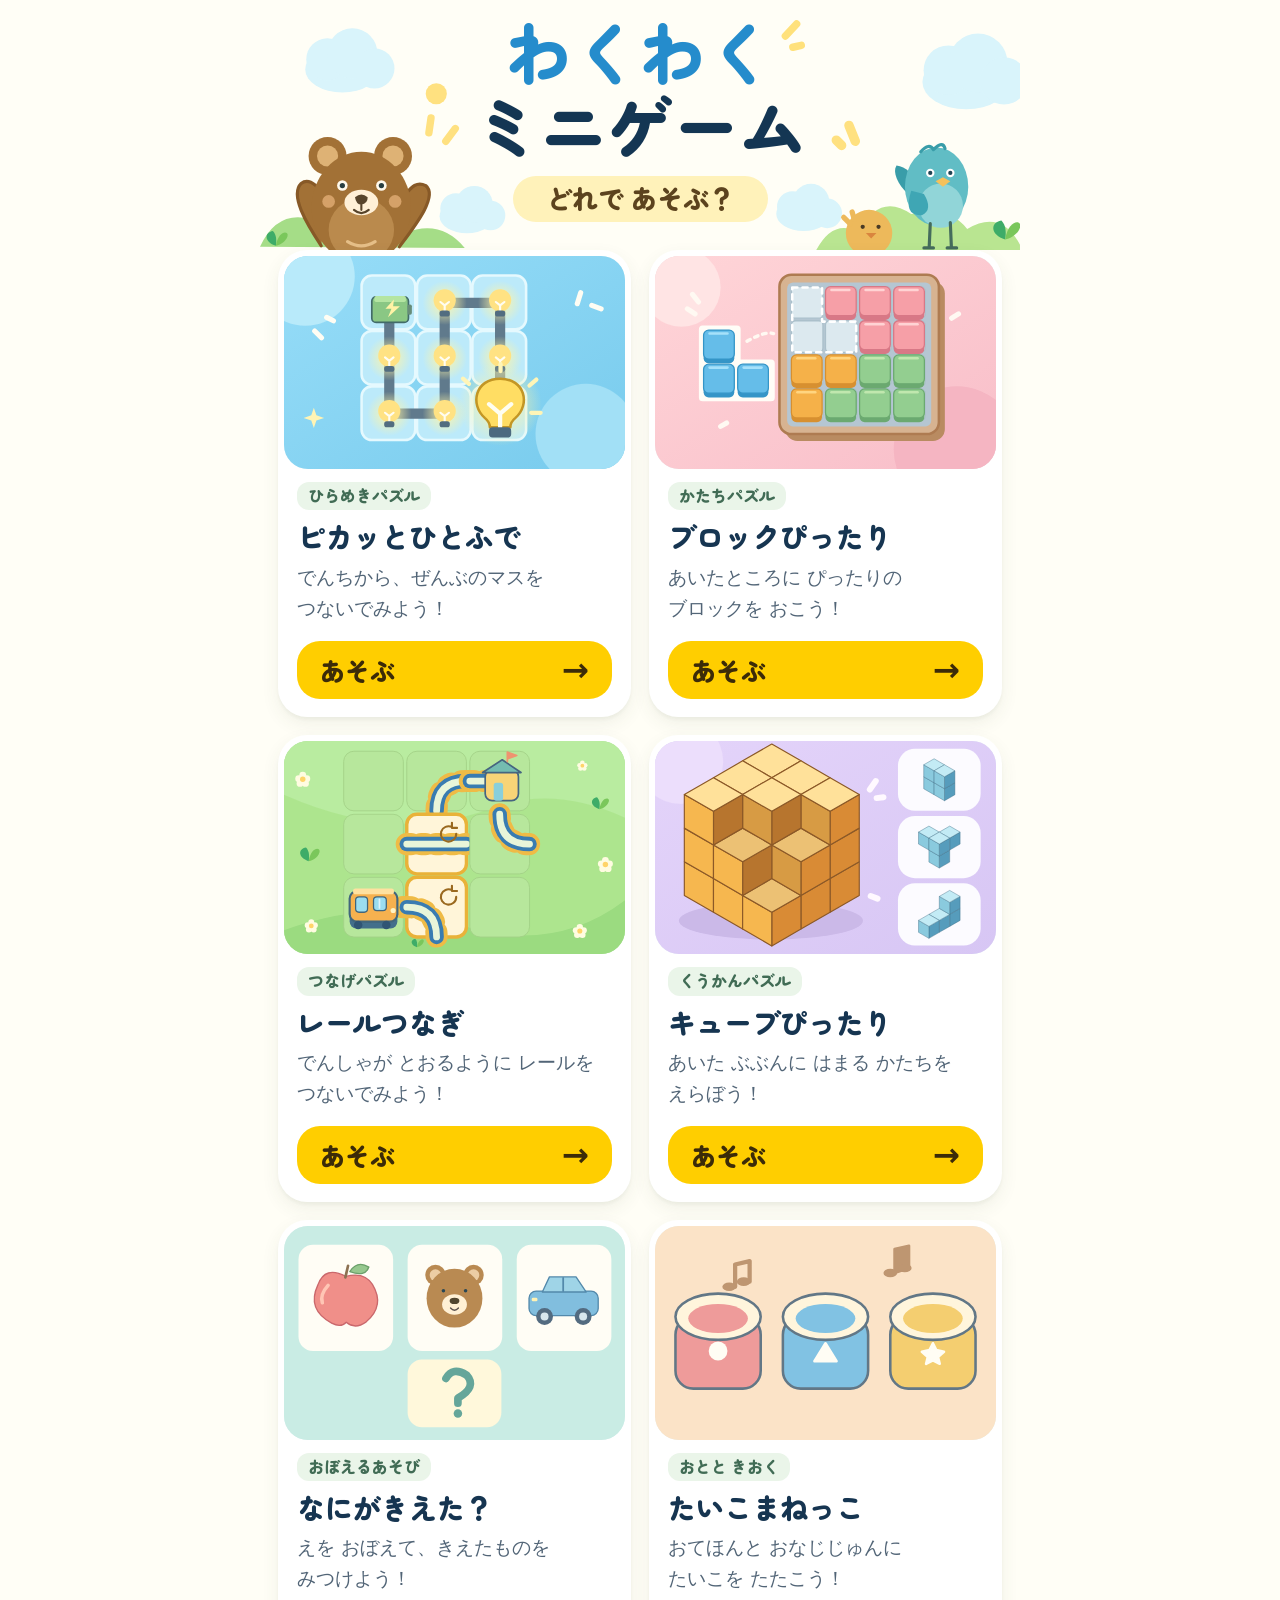
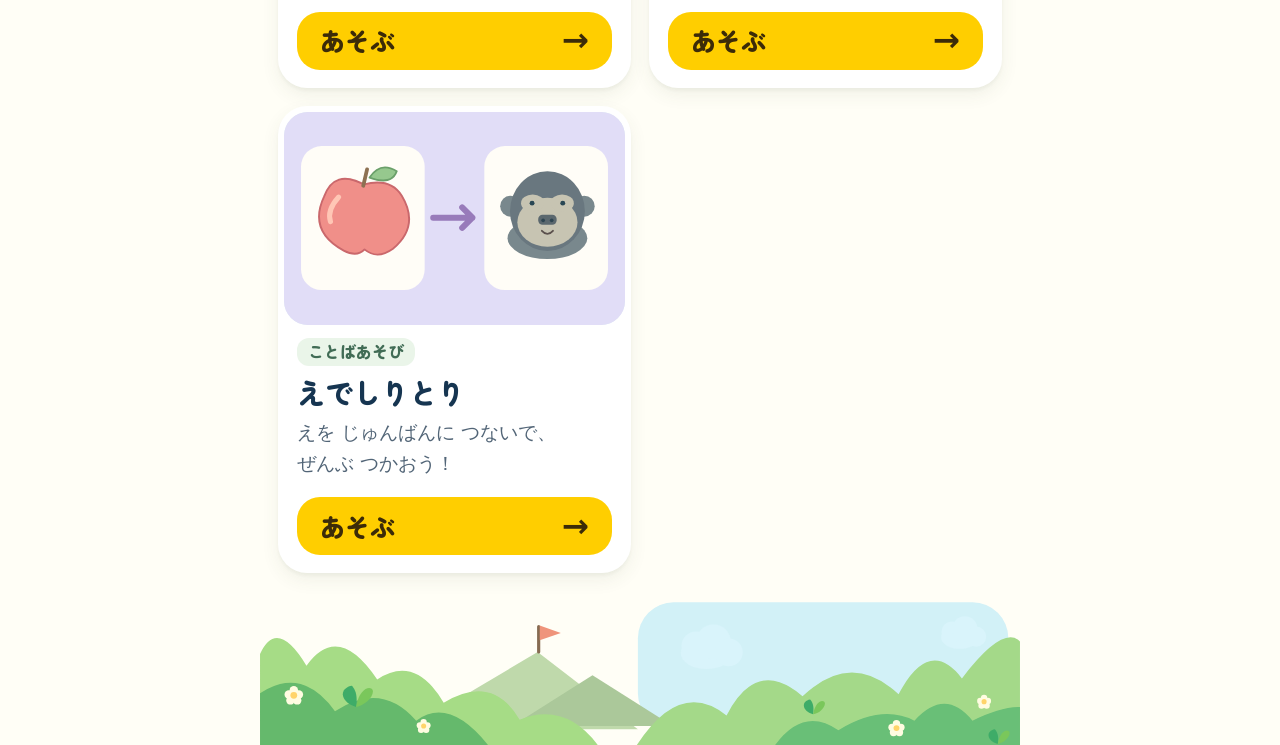
<file: index.html>
<!doctype html>
<html lang="ja">
<head>
  <meta charset="utf-8">
  <meta name="viewport" content="width=device-width, initial-scale=1, viewport-fit=cover">
  <meta name="theme-color" content="#fffef6">
  <meta name="description" content="わくわく、ひらめく。子どもと遊べる一筆書き・ブロック・レール・立体のミニゲーム。">
  <meta name="apple-mobile-web-app-capable" content="yes">
  <meta name="apple-mobile-web-app-title" content="わくわく">
  <title>わくわくミニゲーム</title>
  <link rel="manifest" href="./manifest.json">
  <link rel="icon" type="image/png" href="./icons/icon-192.png">
  <link rel="apple-touch-icon" href="./icons/icon-192.png">
  <link rel="preload" href="./assets/fonts/wakuwaku-round.woff" as="font" type="font/woff" crossorigin>
  <link rel="stylesheet" href="./style.css">
  <link rel="stylesheet" href="./home.css">
  <script src="./app.js" defer></script>
  <script src="./home.js" defer></script>
</head>
<body class="home-page">
  <main class="home">
    <header class="home-heading">
      <img class="home-friends" src="./assets/home/friends.svg" width="720" height="250" alt="" aria-hidden="true">
      <h1><span class="title-waku">わくわく<svg class="title-spark" viewBox="0 0 30 38" aria-hidden="true"><path d="m9 18 12-13M17 30l9-2" fill="none" stroke="#ffe17b" stroke-width="8" stroke-linecap="round"/></svg></span><span>ミニゲーム</span></h1>
      <h2 class="section-title" id="choose-title">どれで あそぶ？</h2>
    </header>
    <div class="games" id="games" aria-labelledby="choose-title"></div>
    <noscript><p class="noscript">ゲームで遊ぶにはJavaScriptを有効にしてください。</p></noscript>
    <footer class="home-landscape" aria-hidden="true">
      <img src="./assets/home/meadow.svg" width="720" height="140" alt="">
    </footer>
  </main>
</body>
</html>
</file>
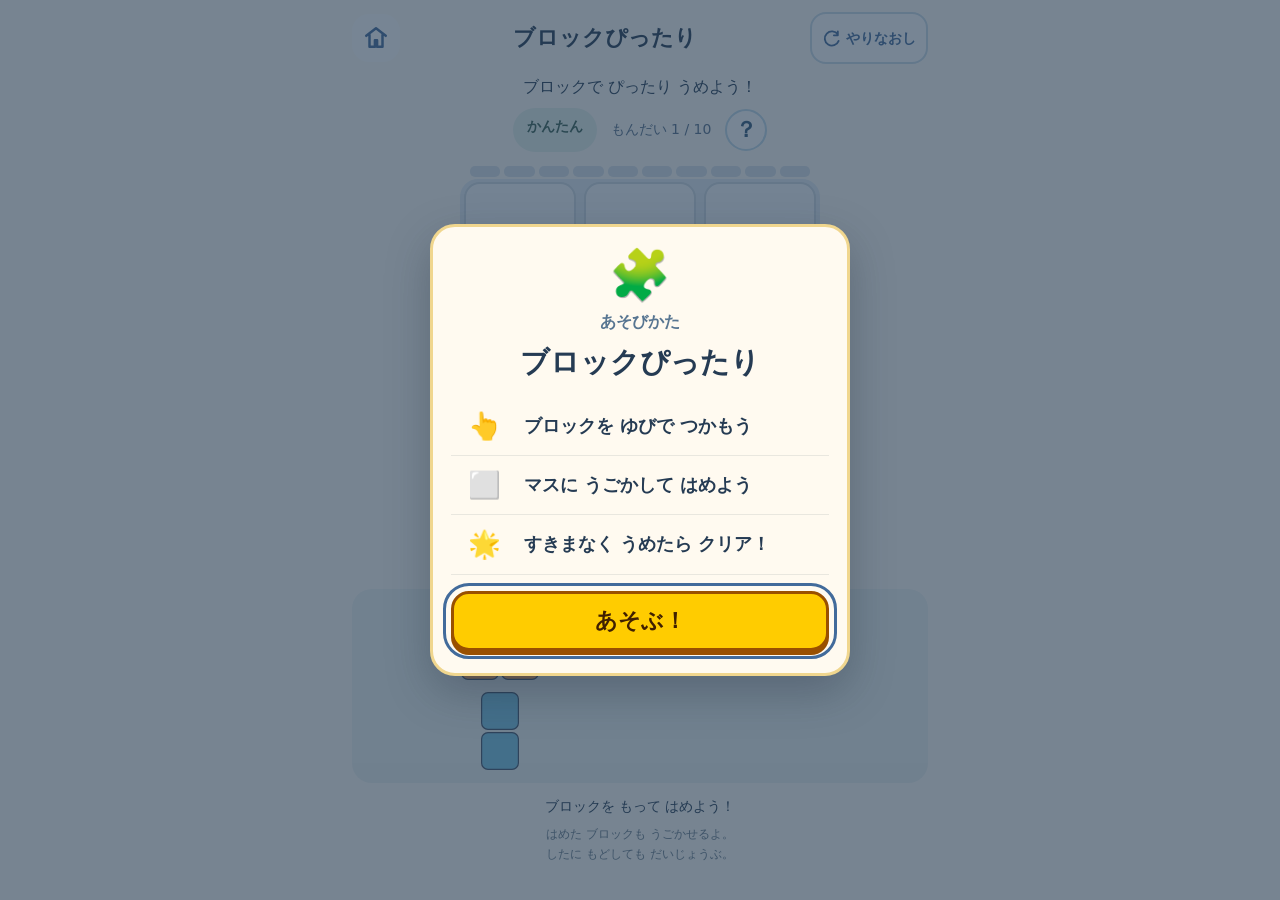
<file: games/block-fit/index.html>
<!doctype html>
<html lang="ja">
<head>
  <meta charset="utf-8">
  <meta name="viewport" content="width=device-width, initial-scale=1, viewport-fit=cover">
  <meta name="theme-color" content="#edf6fc">
  <meta name="apple-mobile-web-app-capable" content="yes">
  <title>ブロックぴったり | わくわくミニゲーム</title>
  <link rel="manifest" href="../../manifest.json">
  <link rel="icon" type="image/png" href="../../icons/icon-192.png">
  <link rel="apple-touch-icon" href="../../icons/icon-192.png">
  <link rel="stylesheet" href="../../style.css">
  <link rel="stylesheet" href="./style.css">
  <script src="../../app.js" defer></script>
  <script src="./generator.js" defer></script>
  <script src="./game.js" defer></script>
</head>
<body>
  <main class="block-screen">
    <header class="game-header">
      <div class="toolbar">
        <a class="icon-button" href="../../index.html" aria-label="ホームへもどる" title="ホームへもどる">
          <svg viewBox="0 0 24 24" aria-hidden="true"><path d="m3 10 9-7 9 7M6 9v11h5v-6h2v6h5V9"/></svg>
        </a>
        <h1>ブロックぴったり</h1>
        <button class="icon-button reset-button" id="reset" type="button" aria-label="やりなおし" title="おなじ もんだいを やりなおす">
          <svg viewBox="0 0 24 24" aria-hidden="true"><path d="M20 7a9 9 0 1 0 1 8M20 3v5h-5"/></svg>
          <span class="reset-label">やりなおし</span>
        </button>
      </div>
      <p class="subtitle">ブロックで ぴったり うめよう！</p>
      <div class="stage-meta">
        <a id="difficulty-label" class="difficulty-chip" href="./difficulty.html">かんたん</a>
        <p id="stage-number" class="stage-number" aria-label="もんだい">もんだい 1</p>
      </div>
      <div id="set-progress" class="set-progress" role="progressbar"
        aria-label="10もんのうち クリアした かず" aria-valuemin="0" aria-valuemax="10" aria-valuenow="0"></div>
    </header>
    <section class="play-area" aria-label="パズル">
      <div class="board-wrap">
        <div id="block-board" role="group" aria-label="ブロックを はめる ばんめん"></div>
        <div id="clear-overlay" class="clear-overlay" hidden>
          <div class="clear-card" role="dialog" aria-labelledby="clear-title">
            <div class="clear-spark" aria-hidden="true">✦</div>
            <h2 id="clear-title">できた！</h2>
            <button id="next" class="next-button" type="button">つぎへ</button>
          </div>
        </div>
      </div>
      <p id="tray-title" class="tray-title">ブロックおきば</p>
      <div id="piece-tray" class="piece-tray" aria-label="まだ はめていない ブロック"></div>
      <p id="hint" class="hint">ブロックを もって はめよう！</p>
      <p class="tray-note">はめた ブロックも うごかせるよ。<br>したに もどしても だいじょうぶ。</p>
    </section>
    <div id="set-complete" class="set-complete" hidden>
      <div class="set-complete-card" role="dialog" aria-modal="true" aria-labelledby="set-complete-title">
        <div class="set-complete-trophy" aria-hidden="true">🏆</div>
        <h2 id="set-complete-title">ぜんぶ できた！</h2>
        <p>10もん クリア！ すごいね！</p>
        <button id="set-play-again" class="set-again" type="button">もう10もん あそぶ</button>
        <a class="set-home" href="../../index.html">ホームにもどる</a>
      </div>
    </div>
    <p id="announcement" class="sr-only" role="status" aria-live="polite" aria-atomic="true"></p>
  </main>
  <noscript><p class="noscript">ゲームで遊ぶにはJavaScriptを有効にしてください。</p></noscript>
</body>
</html>
</file>
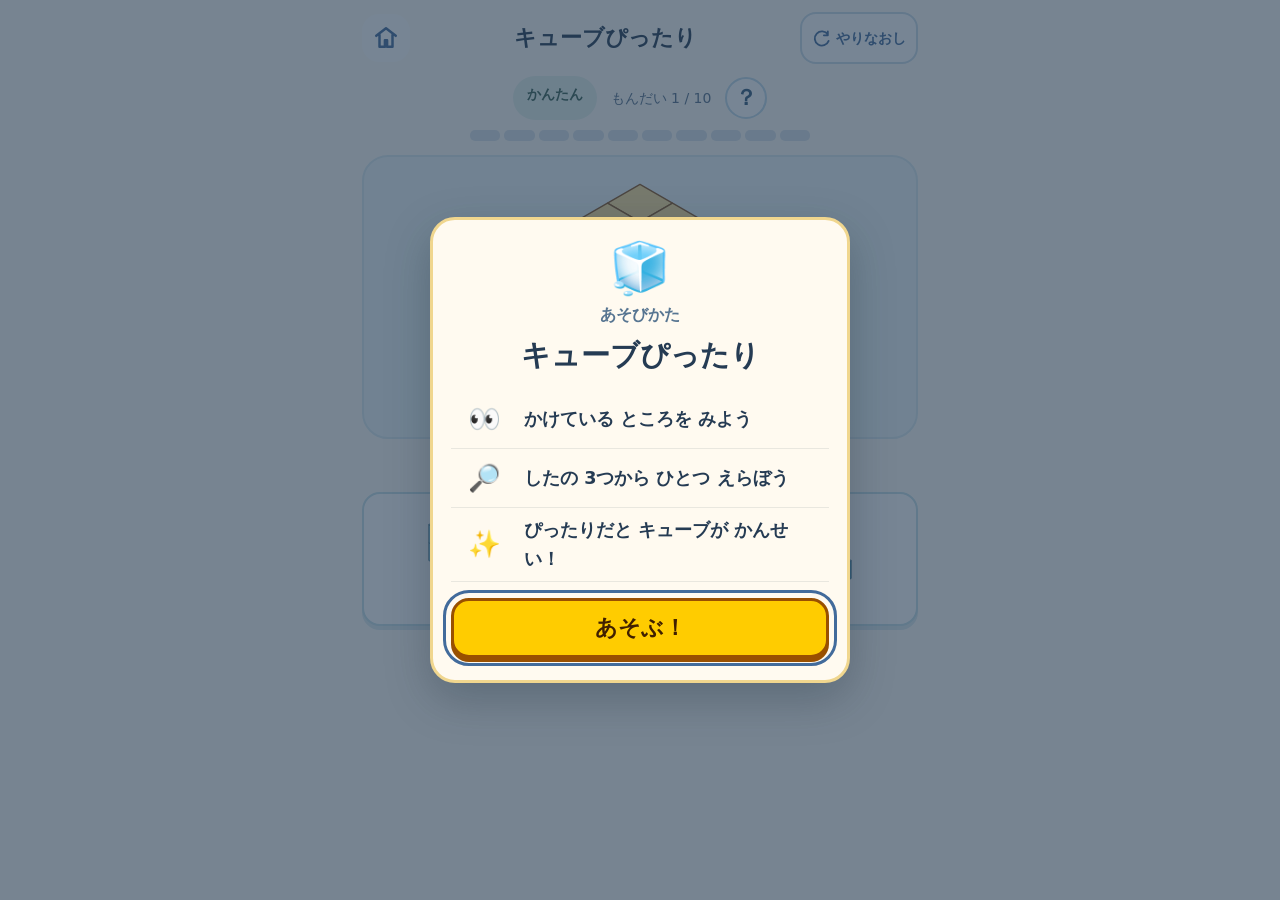
<file: games/cube-fit/index.html>
<!doctype html>
<html lang="ja">
<head>
  <meta charset="utf-8">
  <meta name="viewport" content="width=device-width, initial-scale=1, viewport-fit=cover">
  <meta name="theme-color" content="#edf6fc">
  <meta name="apple-mobile-web-app-capable" content="yes">
  <title>キューブぴったり | わくわくミニゲーム</title>
  <link rel="manifest" href="../../manifest.json">
  <link rel="icon" type="image/png" href="../../icons/icon-192.png">
  <link rel="apple-touch-icon" href="../../icons/icon-192.png">
  <link rel="stylesheet" href="../../style.css">
  <link rel="stylesheet" href="./style.css">
  <script src="../../app.js" defer></script>
  <script src="./renderer.js" defer></script>
  <script src="./generator.js" defer></script>
  <script src="./game.js" defer></script>
</head>
<body>
  <main class="cube-screen">
    <header class="game-header">
      <div class="toolbar">
        <a class="icon-button" href="../../index.html" aria-label="ホームへもどる" title="ホームへもどる">
          <svg viewBox="0 0 24 24" aria-hidden="true"><path d="m3 10 9-7 9 7M6 9v11h5v-6h2v6h5V9"/></svg>
        </a>
        <h1>キューブぴったり</h1>
        <button class="icon-button reset-button" id="reset" type="button" aria-label="やりなおし" title="おなじ もんだいを やりなおす">
          <svg viewBox="0 0 24 24" aria-hidden="true"><path d="M20 7a9 9 0 1 0 1 8M20 3v5h-5"/></svg>
          <span class="reset-label">やりなおし</span>
        </button>
      </div>
      <div class="stage-meta">
        <a id="difficulty-label" class="difficulty-chip" href="./difficulty.html">かんたん</a>
        <p id="stage-number" class="stage-number" aria-label="もんだい">もんだい 1</p>
      </div>
      <div id="set-progress" class="set-progress" role="progressbar"
        aria-label="10もんのうち クリアした かず" aria-valuemin="0" aria-valuemax="10" aria-valuenow="0"></div>
    </header>
    <section class="play-area" aria-label="パズル">
      <div class="scene-wrap">
        <svg id="cube-scene" role="img" aria-label="かけた キューブ"></svg>
        <div id="clear-overlay" class="clear-overlay" hidden>
          <div class="clear-card" role="dialog" aria-labelledby="clear-title">
            <h2 id="clear-title">できた！</h2>
            <button id="next" class="next-button" type="button">つぎへ</button>
          </div>
        </div>
      </div>
      <h2 class="choice-heading">ぴったり はまるのは どれ？</h2>
      <div id="cube-choices" class="cube-choices" role="group" aria-label="ブロックを えらぶ"></div>
      <p id="hint" class="hint" aria-live="polite">ぴったり はまるのは どれ？</p>
    </section>
    <div id="set-complete" class="set-complete" hidden>
      <div class="set-complete-card" role="dialog" aria-modal="true" aria-labelledby="set-complete-title">
        <div class="set-complete-trophy" aria-hidden="true">🏆</div>
        <h2 id="set-complete-title">ぜんぶ できた！</h2>
        <p>10もん クリア！ すごいね！</p>
        <button id="set-play-again" class="set-again" type="button">もう10もん あそぶ</button>
        <a class="set-home" href="../../index.html">ホームにもどる</a>
      </div>
    </div>
    <p id="announcement" class="sr-only" role="status" aria-live="polite" aria-atomic="true"></p>
  </main>
  <noscript><p class="noscript">ゲームで遊ぶにはJavaScriptを有効にしてください。</p></noscript>
</body>
</html>
</file>
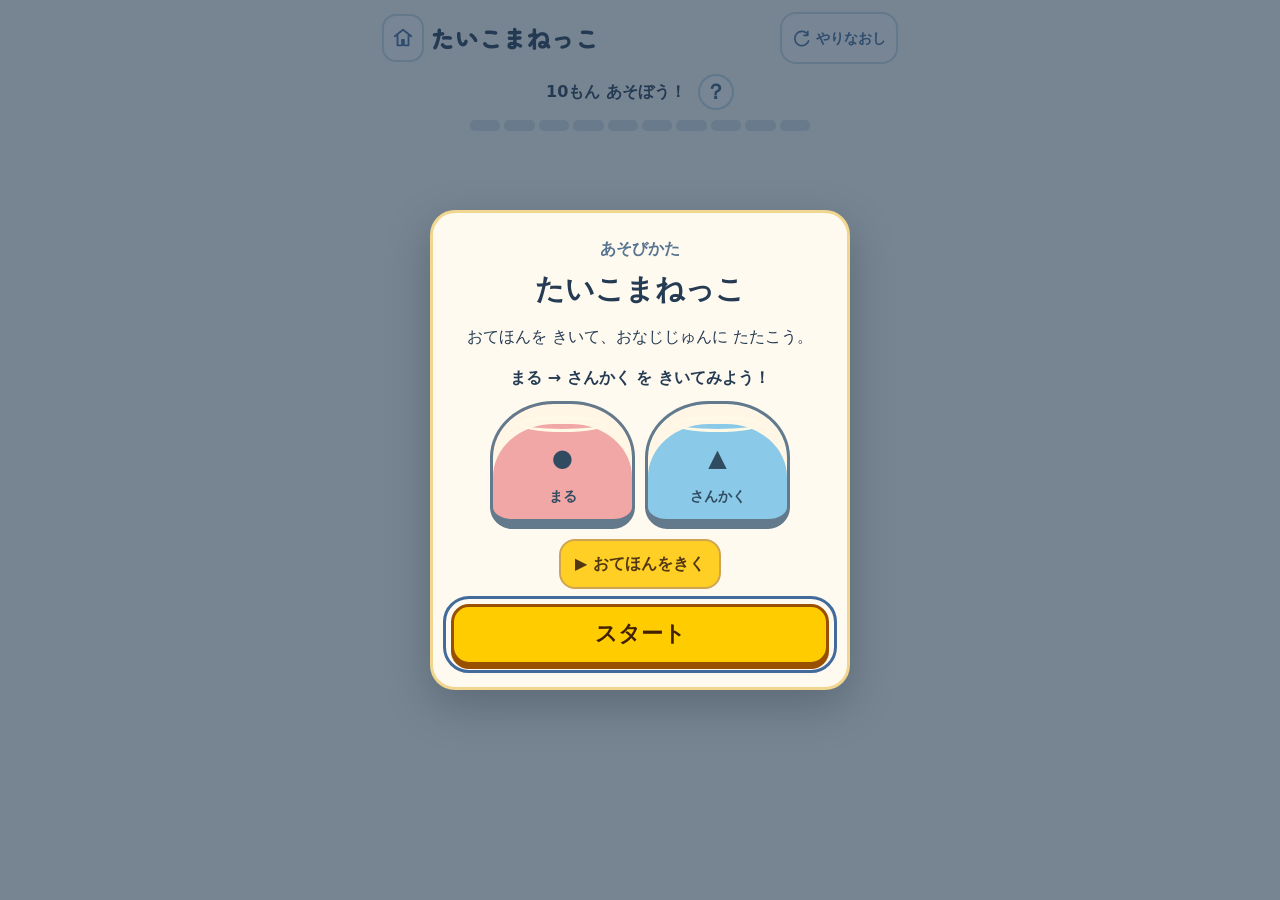
<file: games/drum-echo/index.html>
<!doctype html>
<html lang="ja"><head><meta charset="utf-8"><meta name="viewport" content="width=device-width, initial-scale=1, viewport-fit=cover"><meta name="theme-color" content="#fffdf7"><title>たいこまねっこ | わくわくミニゲーム</title>
<link rel="manifest" href="../../manifest.json"><link rel="icon" href="../../icons/icon-192.png"><link rel="stylesheet" href="../../style.css"><link rel="stylesheet" href="../common/play.css">
<script src="../../app.js" defer></script><script src="../common/pictures.js" defer></script><script src="./generator.js" defer></script><script src="../common/ten-game.js" defer></script><script src="./audio.js" defer></script><script src="./game.js" defer></script></head>
<body><main class="new-screen" data-game="drum-echo">
<header class="game-header"><div class="toolbar"><a class="icon-button" href="../../index.html" aria-label="ホームへもどる"><svg viewBox="0 0 24 24" aria-hidden="true"><path d="m3 10 9-7 9 7M6 9v11h5v-6h2v6h5V9"/></svg></a><h1>たいこまねっこ</h1><button id="reset" class="icon-button reset-button" type="button" aria-label="やりなおし"><svg viewBox="0 0 24 24" aria-hidden="true"><path d="M20 7a9 9 0 1 0 1 8M20 3v5h-5"/></svg><span>やりなおし</span></button></div>
<div class="stage-meta"><p id="stage-number" class="stage-number">10もん あそぼう！</p><button class="howto-help" id="howto-help" aria-label="あそびかたを みる" type="button">？</button></div><div id="set-progress" class="set-progress" role="progressbar" aria-label="10もんのうち クリアした かず" aria-valuemin="0" aria-valuemax="10" aria-valuenow="0"></div></header>
<section id="play-area" class="play-area" aria-label="たいこまねっこ"></section><p id="hint" class="hint" role="status" aria-live="polite"></p>
</main>
<div id="howto-overlay" class="howto-overlay" role="dialog" aria-modal="true" aria-labelledby="howto-title"><div class="howto-card"><p class="howto-kicker">あそびかた</p><h2 id="howto-title">たいこまねっこ</h2><p>おてほんを きいて、おなじじゅんに たたこう。</p><div id="guide-demo" class="guide-demo"></div><button id="howto-start" class="howto-start" type="button">スタート</button></div></div>
<div id="clear-overlay" class="clear-overlay" hidden><div class="clear-card" role="dialog" aria-modal="true" aria-labelledby="clear-title"><h2 id="clear-title">できた！</h2><button id="next" class="next-button" type="button">つぎへ</button></div></div>
<div id="set-complete" class="set-complete" hidden><div class="set-complete-card" role="dialog" aria-modal="true" aria-labelledby="set-complete-title"><div class="set-complete-trophy" aria-hidden="true">🏆</div><h2 id="set-complete-title">ぜんぶできたね！</h2><p>10もん クリア！ すごいね！</p><button id="set-play-again" class="set-again" type="button">もういちどあそぶ</button><a class="set-home" href="../../index.html">ホームにもどる</a></div></div>
<div id="pause-overlay" class="pause-overlay" hidden><div class="clear-card" role="dialog" aria-modal="true" aria-label="ひとやすみ"><h2>ひとやすみ</h2><button id="resume" class="next-button" type="button">つづける</button></div></div>
<noscript><p class="noscript">ゲームで遊ぶにはJavaScriptを有効にしてください。</p></noscript></body></html>
</file>
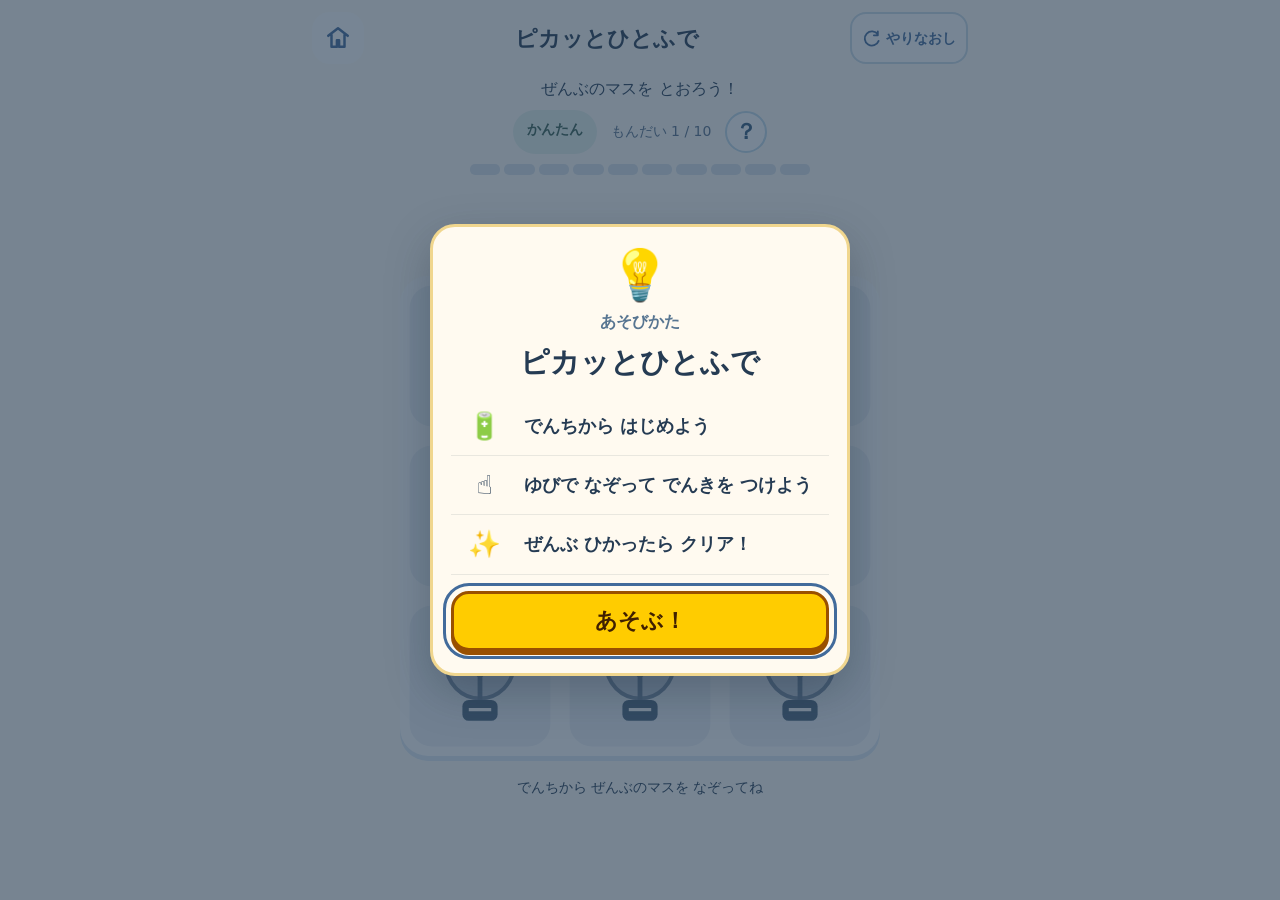
<file: games/hitofude/index.html>
<!doctype html>
<html lang="ja">
<head>
  <meta charset="utf-8">
  <meta name="viewport" content="width=device-width, initial-scale=1, viewport-fit=cover">
  <meta name="theme-color" content="#edf6fc">
  <meta name="apple-mobile-web-app-capable" content="yes">
  <title>ピカッとひとふで | わくわくミニゲーム</title>
  <link rel="manifest" href="../../manifest.json">
  <link rel="icon" type="image/png" href="../../icons/icon-192.png">
  <link rel="apple-touch-icon" href="../../icons/icon-192.png">
  <link rel="stylesheet" href="../../style.css">
  <link rel="stylesheet" href="./style.css">
  <script src="../../app.js" defer></script>
  <script src="./stages.js" defer></script>
  <script src="./game.js" defer></script>
</head>
<body>
  <main class="game-screen">
    <header class="game-header">
      <div class="toolbar">
        <a class="icon-button" href="../../index.html" aria-label="ホームへもどる" title="ホームへもどる">
          <svg viewBox="0 0 24 24" aria-hidden="true"><path d="m3 10 9-7 9 7M6 9v11h5v-6h2v6h5V9"/></svg>
        </a>
        <h1>ピカッとひとふで</h1>
        <button class="icon-button reset-button" id="reset" type="button" aria-label="やりなおし" title="おなじ もんだいを やりなおす">
          <svg viewBox="0 0 24 24" aria-hidden="true"><path d="M20 7a9 9 0 1 0 1 8M20 3v5h-5"/></svg>
          <span class="reset-label">やりなおし</span>
        </button>
      </div>
      <p class="subtitle">ぜんぶのマスを とおろう！</p>
      <div class="stage-meta">
        <a id="difficulty-label" class="difficulty-chip" href="./difficulty.html">かんたん</a>
        <p id="stage-number" class="stage-number" aria-label="もんだい">もんだい 1</p>
      </div>
      <div id="set-progress" class="set-progress" role="progressbar"
        aria-label="10もんのうち クリアした かず" aria-valuemin="0" aria-valuemax="10" aria-valuenow="0"></div>
    </header>
    <section class="play-area" aria-label="パズル">
      <div class="board-wrap">
        <svg id="board" viewBox="0 0 300 300" role="img" aria-label="パズル盤面" tabindex="0"></svg>
        <div id="clear-overlay" class="clear-overlay" hidden>
          <div class="clear-card" role="dialog" aria-labelledby="clear-title">
            <div class="clear-spark" aria-hidden="true">✦</div>
            <h2 id="clear-title">できた！</h2>
            <button id="next" class="next-button" type="button">つぎへ</button>
          </div>
        </div>
      </div>
      <p id="hint" class="hint">でんちから ぜんぶのマスを なぞってね</p>
    </section>
    <div id="set-complete" class="set-complete" hidden>
      <div class="set-complete-card" role="dialog" aria-modal="true" aria-labelledby="set-complete-title">
        <div class="set-complete-trophy" aria-hidden="true">🏆</div>
        <h2 id="set-complete-title">ぜんぶ できた！</h2>
        <p>10もん クリア！ すごいね！</p>
        <button id="set-play-again" class="set-again" type="button">もう10もん あそぶ</button>
        <a class="set-home" href="../../index.html">ホームにもどる</a>
      </div>
    </div>
    <p id="announcement" class="sr-only" role="status" aria-live="polite" aria-atomic="true"></p>
  </main>
  <noscript><p class="noscript">ゲームで遊ぶにはJavaScriptを有効にしてください。</p></noscript>
</body>
</html>
</file>
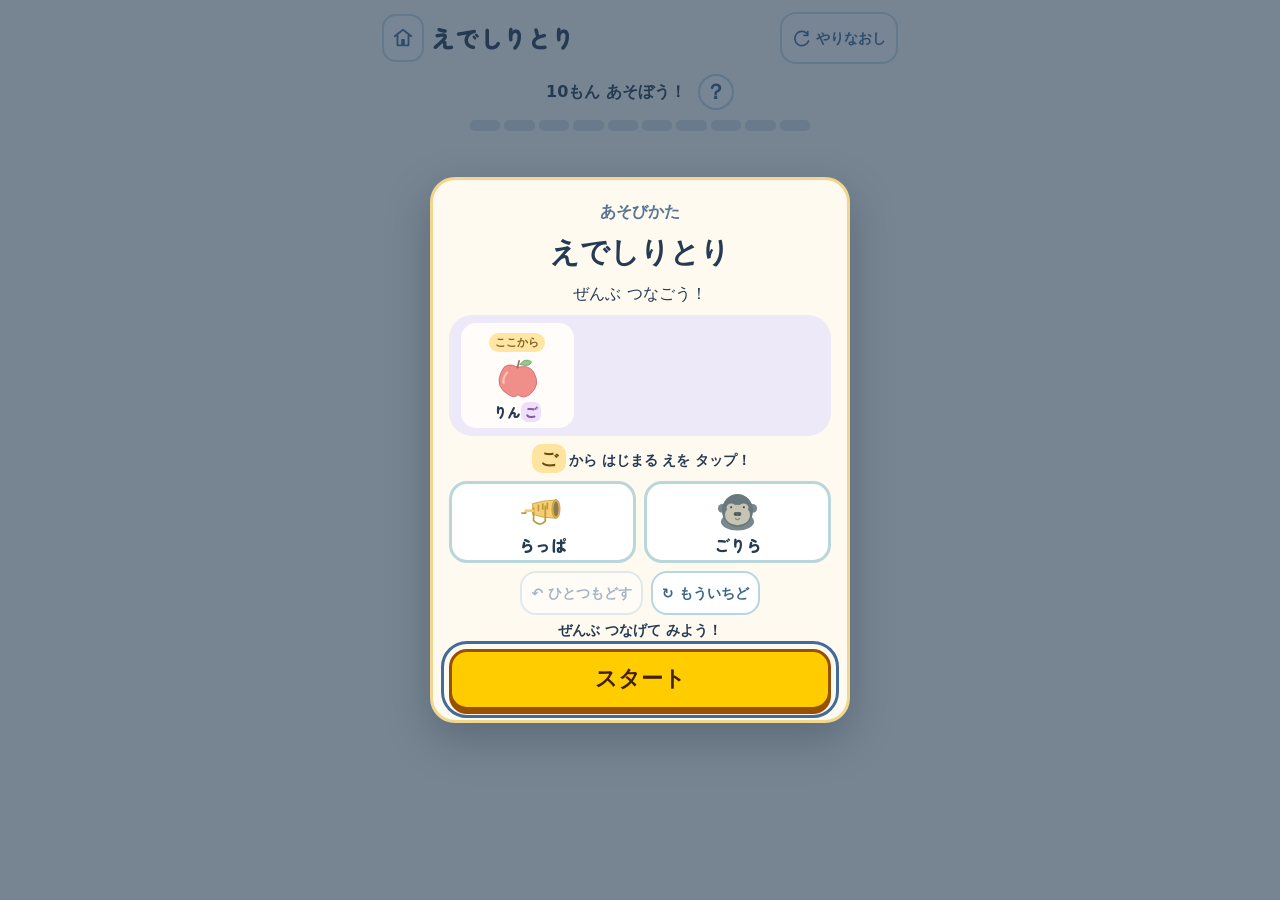
<file: games/picture-chain/index.html>
<!doctype html>
<html lang="ja"><head><meta charset="utf-8"><meta name="viewport" content="width=device-width, initial-scale=1, viewport-fit=cover"><meta name="theme-color" content="#fffdf7"><title>えでしりとり | わくわくミニゲーム</title>
<link rel="manifest" href="../../manifest.json"><link rel="icon" href="../../icons/icon-192.png"><link rel="stylesheet" href="../../style.css"><link rel="stylesheet" href="../common/play.css">
<link rel="stylesheet" href="./style.css">
<script src="../../app.js" defer></script><script src="../common/pictures.js" defer></script><script src="./generator.js" defer></script><script src="../common/ten-game.js" defer></script><script src="./game.js" defer></script></head>
<body><main class="new-screen" data-game="picture-chain">
<header class="game-header"><div class="toolbar"><a class="icon-button" href="../../index.html" aria-label="ホームへもどる"><svg viewBox="0 0 24 24" aria-hidden="true"><path d="m3 10 9-7 9 7M6 9v11h5v-6h2v6h5V9"/></svg></a><h1>えでしりとり</h1><button id="reset" class="icon-button reset-button" type="button" aria-label="やりなおし"><svg viewBox="0 0 24 24" aria-hidden="true"><path d="M20 7a9 9 0 1 0 1 8M20 3v5h-5"/></svg><span>やりなおし</span></button></div>
<div class="stage-meta"><p id="stage-number" class="stage-number">10もん あそぼう！</p><button class="howto-help" id="howto-help" aria-label="あそびかたを みる" type="button">？</button></div><div id="set-progress" class="set-progress" role="progressbar" aria-label="10もんのうち クリアした かず" aria-valuemin="0" aria-valuemax="10" aria-valuenow="0"></div></header>
<section id="play-area" class="play-area" aria-label="えでしりとり"></section><p id="hint" class="hint" role="status" aria-live="polite"></p>
</main>
<div id="howto-overlay" class="howto-overlay" role="dialog" aria-modal="true" aria-labelledby="howto-title"><div class="howto-card"><p class="howto-kicker">あそびかた</p><h2 id="howto-title">えでしりとり</h2><p>ぜんぶ つなごう！</p><div id="guide-demo" class="guide-demo"></div><button id="howto-start" class="howto-start" type="button">スタート</button></div></div>
<div id="clear-overlay" class="clear-overlay" hidden><div class="clear-card" role="dialog" aria-modal="true" aria-labelledby="clear-title"><h2 id="clear-title">できた！</h2><button id="next" class="next-button" type="button">つぎへ</button></div></div>
<div id="set-complete" class="set-complete" hidden><div class="set-complete-card" role="dialog" aria-modal="true" aria-labelledby="set-complete-title"><div class="set-complete-trophy" aria-hidden="true">🏆</div><h2 id="set-complete-title">ぜんぶ できた！</h2><p>10もん クリア！ すごいね！</p><button id="set-play-again" class="set-again" type="button">もう10もん あそぶ</button><a class="set-home" href="../../index.html">ホームにもどる</a></div></div>
<div id="pause-overlay" class="pause-overlay" hidden><div class="clear-card" role="dialog" aria-modal="true" aria-label="ひとやすみ"><h2>ひとやすみ</h2><button id="resume" class="next-button" type="button">つづける</button></div></div>
<noscript><p class="noscript">ゲームで遊ぶにはJavaScriptを有効にしてください。</p></noscript></body></html>
</file>
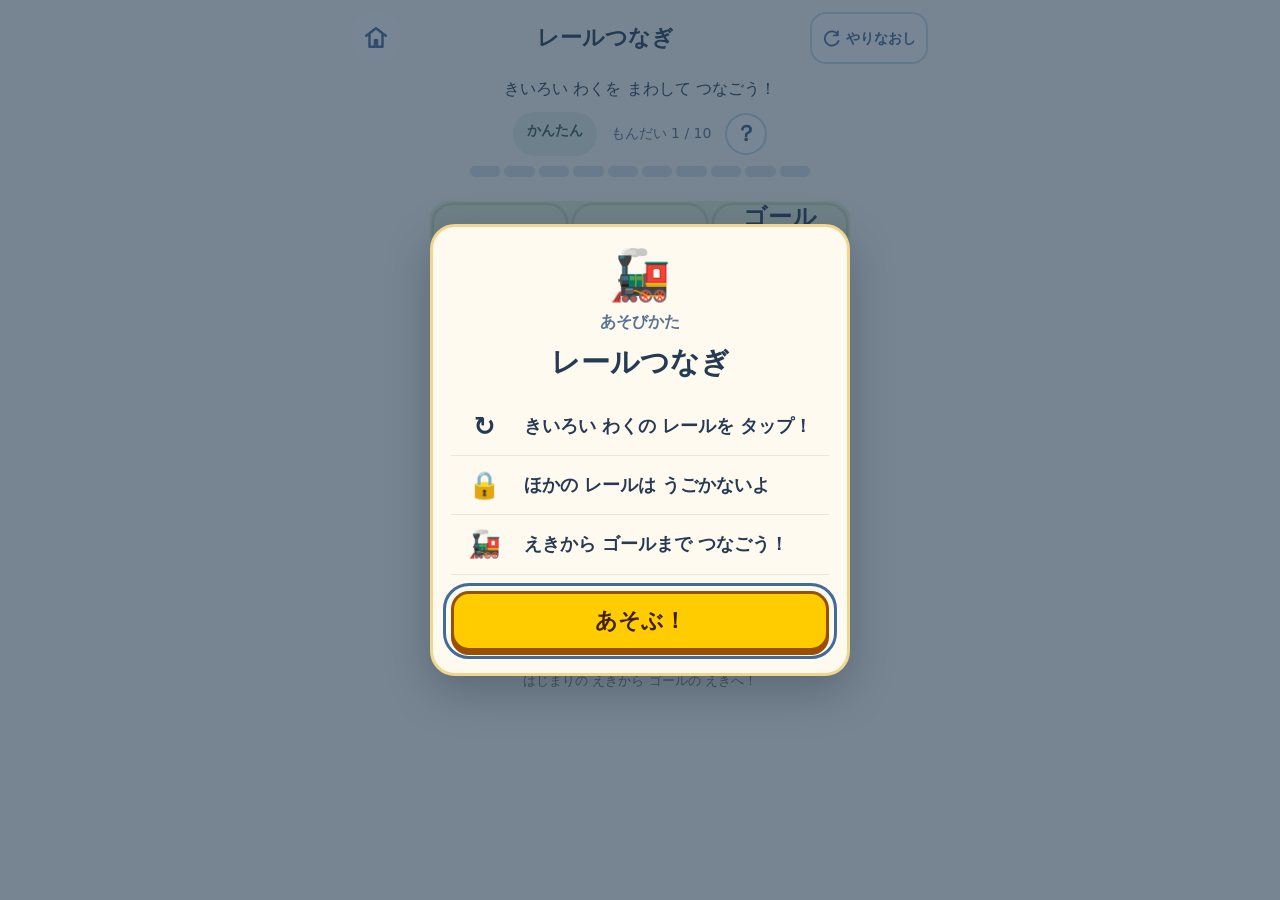
<file: games/rail-connect/index.html>
<!doctype html>
<html lang="ja">
<head>
  <meta charset="utf-8">
  <meta name="viewport" content="width=device-width, initial-scale=1, viewport-fit=cover">
  <meta name="theme-color" content="#edf6fc">
  <meta name="apple-mobile-web-app-capable" content="yes">
  <title>レールつなぎ | わくわくミニゲーム</title>
  <link rel="manifest" href="../../manifest.json">
  <link rel="icon" type="image/png" href="../../icons/icon-192.png">
  <link rel="apple-touch-icon" href="../../icons/icon-192.png">
  <link rel="stylesheet" href="../../style.css">
  <link rel="stylesheet" href="./style.css">
  <script src="../../app.js" defer></script>
  <script src="./generator.js" defer></script>
  <script src="./game.js" defer></script>
</head>
<body>
  <main class="rail-screen">
    <header class="game-header">
      <div class="toolbar">
        <a class="icon-button" href="../../index.html" aria-label="ホームへもどる" title="ホームへもどる">
          <svg viewBox="0 0 24 24" aria-hidden="true"><path d="m3 10 9-7 9 7M6 9v11h5v-6h2v6h5V9"/></svg>
        </a>
        <h1>レールつなぎ</h1>
        <button class="icon-button reset-button" id="reset" type="button" aria-label="やりなおし" title="おなじ もんだいを やりなおす">
          <svg viewBox="0 0 24 24" aria-hidden="true"><path d="M20 7a9 9 0 1 0 1 8M20 3v5h-5"/></svg>
          <span class="reset-label">やりなおし</span>
        </button>
      </div>
      <p class="subtitle">きいろい わくを まわして つなごう！</p>
      <div class="stage-meta">
        <a id="difficulty-label" class="difficulty-chip" href="./difficulty.html">かんたん</a>
        <p id="stage-number" class="stage-number" aria-label="もんだい">もんだい 1</p>
      </div>
      <div id="set-progress" class="set-progress" role="progressbar"
        aria-label="10もんのうち クリアした かず" aria-valuemin="0" aria-valuemax="10" aria-valuenow="0"></div>
    </header>
    <section class="play-area" aria-label="パズル">
      <div class="board-wrap">
        <div id="rail-board" role="group" aria-label="レールの ばんめん"></div>
        <svg id="train-layer" class="train-layer" viewBox="0 0 300 300" aria-hidden="true">
          <path id="train-path" fill="none" stroke="none"/>
          <g id="train">
            <rect x="-20" y="-13" width="40" height="26" rx="9" fill="#f5a444" stroke="#41667c" stroke-width="2"/>
            <rect x="-13" y="-9" width="12" height="18" rx="3" fill="#91d3eb" stroke="#41667c" stroke-width="1.5"/>
            <path d="M7-7v14M11-7v14" stroke="#fff6d7" stroke-width="2.5" stroke-linecap="round"/>
            <circle cx="15" cy="0" r="3" fill="#fff6d7"/>
          </g>
        </svg>
        <div id="clear-overlay" class="clear-overlay" hidden>
          <div class="clear-card" role="dialog" aria-labelledby="clear-title">
            <div class="clear-spark" aria-hidden="true">✦</div>
            <h2 id="clear-title">できた！</h2>
            <button id="next" class="next-button" type="button">つぎへ</button>
          </div>
        </div>
      </div>
      <p id="hint" class="hint">きいろい わくの レールだけ まわせるよ！</p>
      <p class="game-note">はじまりの えきから ゴールの えきへ！</p>
    </section>
    <div id="set-complete" class="set-complete" hidden>
      <div class="set-complete-card" role="dialog" aria-modal="true" aria-labelledby="set-complete-title">
        <div class="set-complete-trophy" aria-hidden="true">🏆</div>
        <h2 id="set-complete-title">ぜんぶ できた！</h2>
        <p>10もん クリア！ すごいね！</p>
        <button id="set-play-again" class="set-again" type="button">もう10もん あそぶ</button>
        <a class="set-home" href="../../index.html">ホームにもどる</a>
      </div>
    </div>
    <p id="announcement" class="sr-only" role="status" aria-live="polite" aria-atomic="true"></p>
  </main>
  <noscript><p class="noscript">ゲームで遊ぶにはJavaScriptを有効にしてください。</p></noscript>
</body>
</html>
</file>
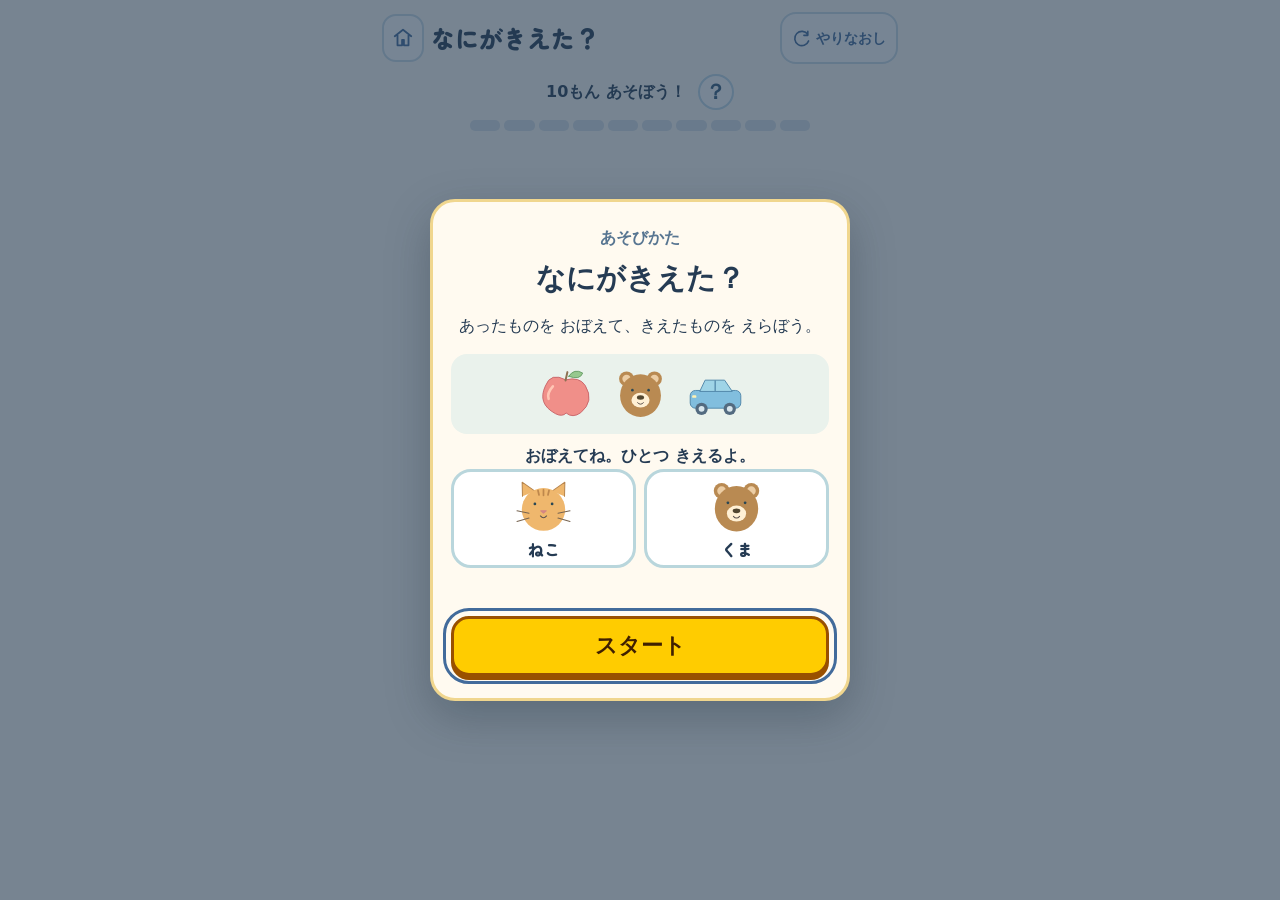
<file: games/what-missing/index.html>
<!doctype html>
<html lang="ja"><head><meta charset="utf-8"><meta name="viewport" content="width=device-width, initial-scale=1, viewport-fit=cover"><meta name="theme-color" content="#fffdf7"><title>なにがきえた？ | わくわくミニゲーム</title>
<link rel="manifest" href="../../manifest.json"><link rel="icon" href="../../icons/icon-192.png"><link rel="stylesheet" href="../../style.css"><link rel="stylesheet" href="../common/play.css">
<script src="../../app.js" defer></script><script src="../common/pictures.js" defer></script><script src="./generator.js" defer></script><script src="../common/ten-game.js" defer></script><script src="./game.js" defer></script></head>
<body><main class="new-screen" data-game="what-missing">
<header class="game-header"><div class="toolbar"><a class="icon-button" href="../../index.html" aria-label="ホームへもどる"><svg viewBox="0 0 24 24" aria-hidden="true"><path d="m3 10 9-7 9 7M6 9v11h5v-6h2v6h5V9"/></svg></a><h1>なにがきえた？</h1><button id="reset" class="icon-button reset-button" type="button" aria-label="やりなおし"><svg viewBox="0 0 24 24" aria-hidden="true"><path d="M20 7a9 9 0 1 0 1 8M20 3v5h-5"/></svg><span>やりなおし</span></button></div>
<div class="stage-meta"><p id="stage-number" class="stage-number">10もん あそぼう！</p><button class="howto-help" id="howto-help" aria-label="あそびかたを みる" type="button">？</button></div><div id="set-progress" class="set-progress" role="progressbar" aria-label="10もんのうち クリアした かず" aria-valuemin="0" aria-valuemax="10" aria-valuenow="0"></div></header>
<section id="play-area" class="play-area" aria-label="なにがきえた？"></section><p id="hint" class="hint" role="status" aria-live="polite"></p>
</main>
<div id="howto-overlay" class="howto-overlay" role="dialog" aria-modal="true" aria-labelledby="howto-title"><div class="howto-card"><p class="howto-kicker">あそびかた</p><h2 id="howto-title">なにがきえた？</h2><p>あったものを おぼえて、きえたものを えらぼう。</p><div id="guide-demo" class="guide-demo"></div><button id="howto-start" class="howto-start" type="button">スタート</button></div></div>
<div id="clear-overlay" class="clear-overlay" hidden><div class="clear-card" role="dialog" aria-modal="true" aria-labelledby="clear-title"><h2 id="clear-title">できた！</h2><button id="next" class="next-button" type="button">つぎへ</button></div></div>
<div id="set-complete" class="set-complete" hidden><div class="set-complete-card" role="dialog" aria-modal="true" aria-labelledby="set-complete-title"><div class="set-complete-trophy" aria-hidden="true">🏆</div><h2 id="set-complete-title">ぜんぶできたね！</h2><p>10もん クリア！ すごいね！</p><button id="set-play-again" class="set-again" type="button">もういちどあそぶ</button><a class="set-home" href="../../index.html">ホームにもどる</a></div></div>
<div id="pause-overlay" class="pause-overlay" hidden><div class="clear-card" role="dialog" aria-modal="true" aria-label="ひとやすみ"><h2>ひとやすみ</h2><button id="resume" class="next-button" type="button">つづける</button></div></div>
<noscript><p class="noscript">ゲームで遊ぶにはJavaScriptを有効にしてください。</p></noscript></body></html>
</file>
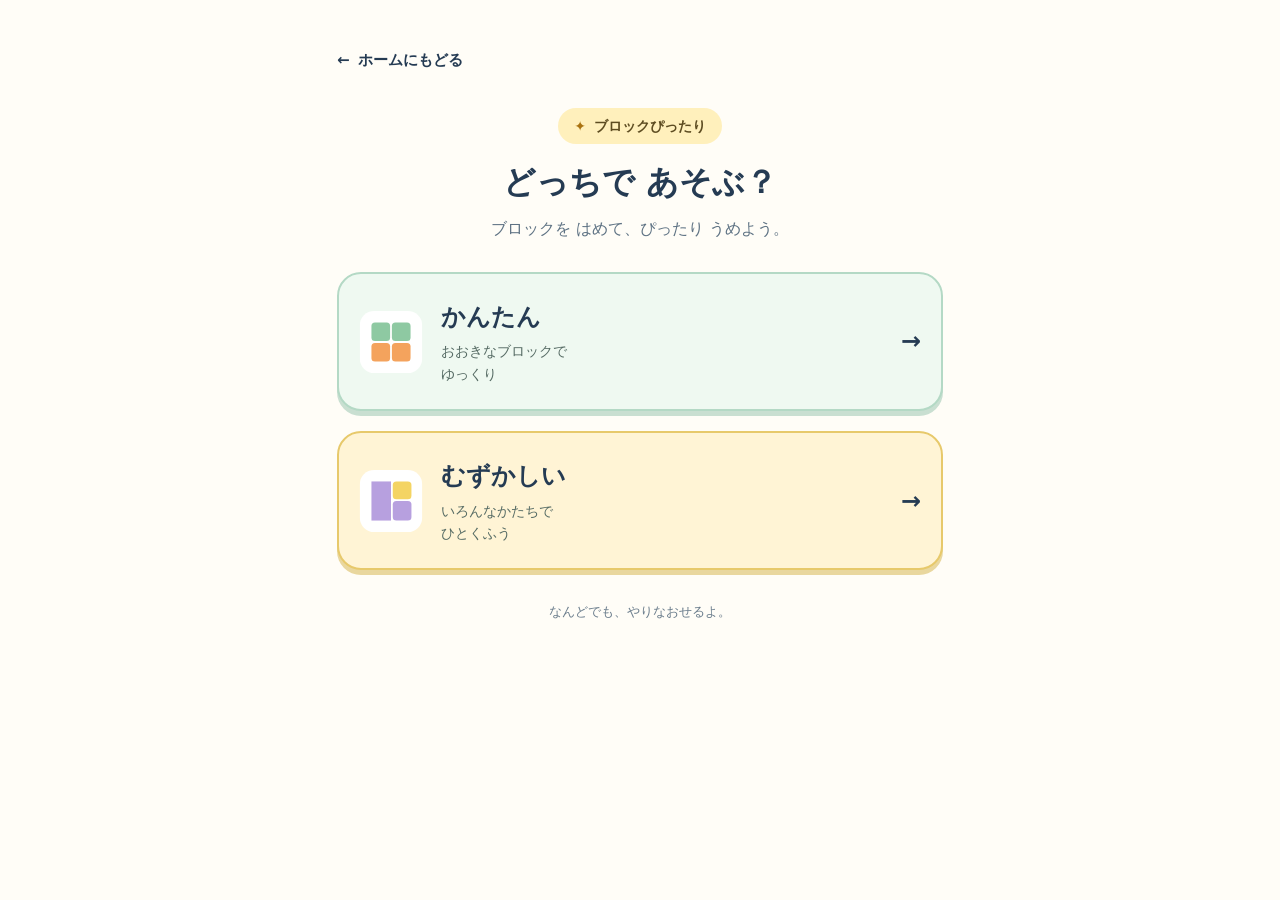
<file: games/block-fit/difficulty.html>
<!doctype html>
<html lang="ja">
<head>
  <meta charset="utf-8">
  <meta name="viewport" content="width=device-width, initial-scale=1, viewport-fit=cover">
  <meta name="theme-color" content="#fffdf7">
  <title>むずかしさをえらぶ | ブロックぴったり</title>
  <link rel="manifest" href="../../manifest.json">
  <link rel="icon" type="image/png" href="../../icons/icon-192.png">
  <link rel="stylesheet" href="../../style.css">
  <script src="../../app.js" defer></script>
</head>
<body>
  <main class="difficulty-screen">
    <a class="back-link" href="../../index.html"><span aria-hidden="true">←</span> ホームにもどる</a>
    <header class="difficulty-heading">
      <p class="eyebrow"><span aria-hidden="true">✦</span> ブロックぴったり</p>
      <h1>どっちで あそぶ？</h1>
      <p>ブロックを はめて、ぴったり うめよう。</p>
    </header>
    <div class="difficulty-options" aria-label="むずかしさをえらぶ">
      <a class="difficulty-card" href="./index.html?difficulty=easy">
        <svg class="level-art" viewBox="0 0 72 72" fill="none" aria-hidden="true">
          <rect x="1" y="1" width="70" height="70" rx="16" fill="#fff"/>
          <rect x="14" y="14" width="21" height="21" rx="4" fill="#8ec9a2"/><rect x="37" y="14" width="21" height="21" rx="4" fill="#8ec9a2"/>
          <rect x="14" y="37" width="21" height="21" rx="4" fill="#f4a35d"/><rect x="37" y="37" width="21" height="21" rx="4" fill="#f4a35d"/>
        </svg>
        <span class="difficulty-copy"><span class="difficulty-name">かんたん</span><span class="difficulty-description">おおきなブロックで<br>ゆっくり</span></span>
        <span class="difficulty-arrow" aria-hidden="true">→</span>
      </a>
      <a class="difficulty-card difficulty-card--hard" href="./index.html?difficulty=hard">
        <svg class="level-art" viewBox="0 0 72 72" fill="none" aria-hidden="true">
          <rect x="1" y="1" width="70" height="70" rx="16" fill="#fff"/>
          <path d="M14 14h22v44H14Z" fill="#b7a0df"/><rect x="38" y="36" width="21" height="22" rx="4" fill="#b7a0df"/>
          <rect x="38" y="14" width="21" height="20" rx="4" fill="#f4d463"/>
        </svg>
        <span class="difficulty-copy"><span class="difficulty-name">むずかしい</span><span class="difficulty-description">いろんなかたちで<br>ひとくふう</span></span>
        <span class="difficulty-arrow" aria-hidden="true">→</span>
      </a>
    </div>
    <p class="home-note">なんどでも、やりなおせるよ。</p>
  </main>
</body>
</html>
</file>
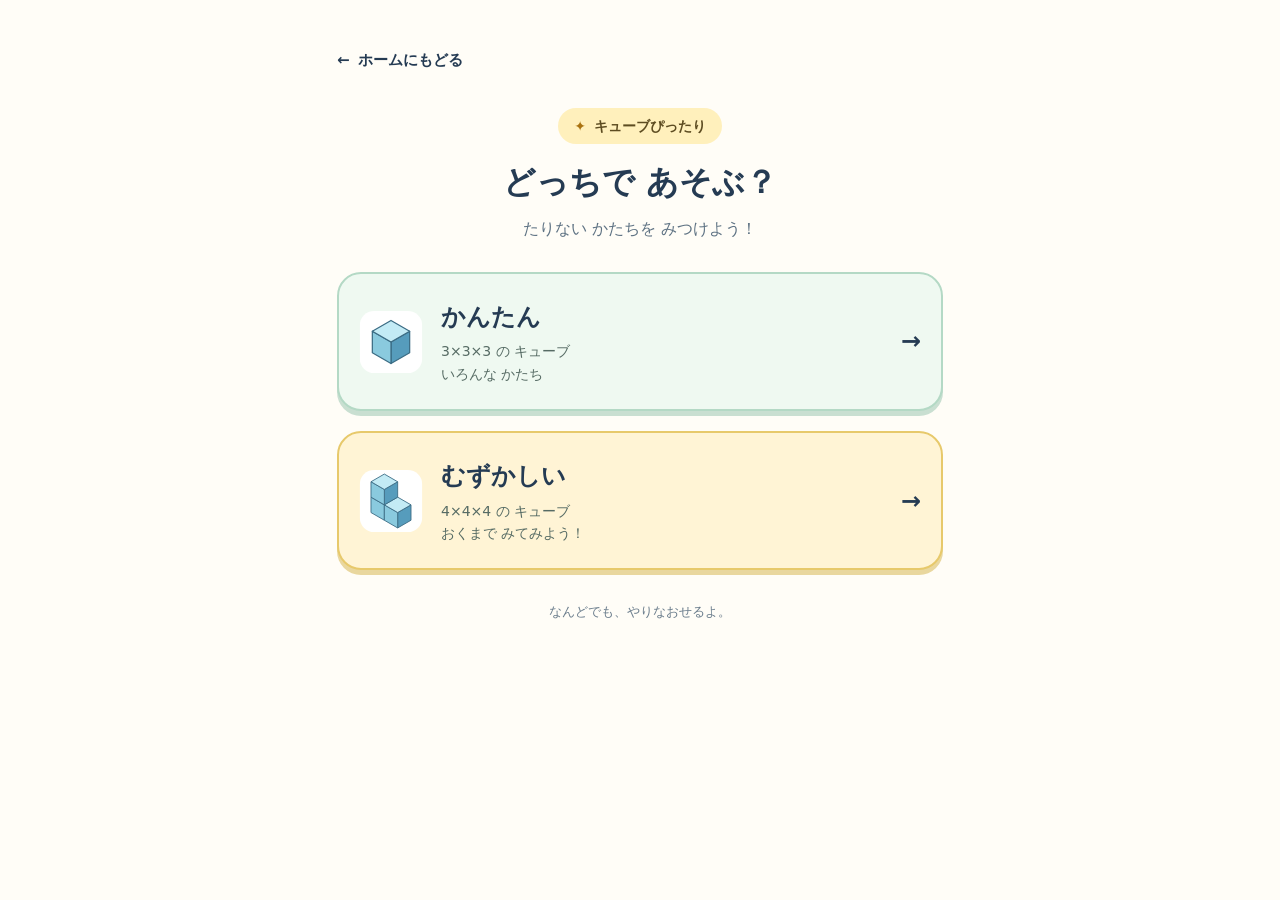
<file: games/cube-fit/difficulty.html>
<!doctype html>
<html lang="ja">
<head>
  <meta charset="utf-8">
  <meta name="viewport" content="width=device-width, initial-scale=1, viewport-fit=cover">
  <meta name="theme-color" content="#fffdf7">
  <title>むずかしさをえらぶ | キューブぴったり</title>
  <link rel="manifest" href="../../manifest.json">
  <link rel="icon" type="image/png" href="../../icons/icon-192.png">
  <link rel="stylesheet" href="../../style.css">
  <script src="../../app.js" defer></script>
</head>
<body>
  <main class="difficulty-screen">
    <a class="back-link" href="../../index.html"><span aria-hidden="true">←</span> ホームにもどる</a>
    <header class="difficulty-heading">
      <p class="eyebrow"><span aria-hidden="true">✦</span> キューブぴったり</p>
      <h1>どっちで あそぶ？</h1>
      <p>たりない かたちを みつけよう！</p>
    </header>
    <div class="difficulty-options" aria-label="むずかしさをえらぶ">
      <a class="difficulty-card" href="./index.html?difficulty=easy">
        <svg class="level-art" viewBox="0 0 72 72" fill="none" aria-hidden="true"><rect x="1" y="1" width="70" height="70" rx="16" fill="#fff"/><g transform="translate(36 36) scale(0.7)" stroke="#3b6c84" stroke-width="2" stroke-linejoin="round"><polygon points="30.00,17.32 0.00,34.64 0.00,0.00 30.00,-17.32" fill="#569cbc"/><polygon points="-30.00,17.32 -30.00,-17.32 0.00,0.00 0.00,34.64" fill="#8acade"/><polygon points="0.00,-34.64 30.00,-17.32 0.00,0.00 -30.00,-17.32" fill="#c3ebf5"/></g></svg>
        <span class="difficulty-copy"><span class="difficulty-name">かんたん</span><span class="difficulty-description">3×3×3 の キューブ<br>いろんな かたち</span></span>
        <span class="difficulty-arrow" aria-hidden="true">→</span>
      </a>
      <a class="difficulty-card difficulty-card--hard" href="./index.html?difficulty=hard">
        <svg class="level-art" viewBox="0 0 72 72" fill="none" aria-hidden="true"><rect x="1" y="1" width="70" height="70" rx="16" fill="#fff"/><g transform="translate(28.5 40.33012701892219) scale(0.5)" stroke="#3b6c84" stroke-width="2" stroke-linejoin="round"><polygon points="-30.00,17.32 -30.00,-17.32 0.00,0.00 0.00,34.64" fill="#8acade"/><polygon points="60.00,34.64 30.00,51.96 30.00,17.32 60.00,0.00" fill="#569cbc"/><polygon points="0.00,34.64 0.00,0.00 30.00,17.32 30.00,51.96" fill="#8acade"/><polygon points="30.00,-17.32 60.00,0.00 30.00,17.32 0.00,0.00" fill="#c3ebf5"/><polygon points="30.00,-17.32 0.00,0.00 0.00,-34.64 30.00,-51.96" fill="#569cbc"/><polygon points="-30.00,-17.32 -30.00,-51.96 0.00,-34.64 0.00,0.00" fill="#8acade"/><polygon points="0.00,-69.28 30.00,-51.96 0.00,-34.64 -30.00,-51.96" fill="#c3ebf5"/></g></svg>
        <span class="difficulty-copy"><span class="difficulty-name">むずかしい</span><span class="difficulty-description">4×4×4 の キューブ<br>おくまで みてみよう！</span></span>
        <span class="difficulty-arrow" aria-hidden="true">→</span>
      </a>
    </div>
    <p class="home-note">なんどでも、やりなおせるよ。</p>
  </main>
</body>
</html>
</file>
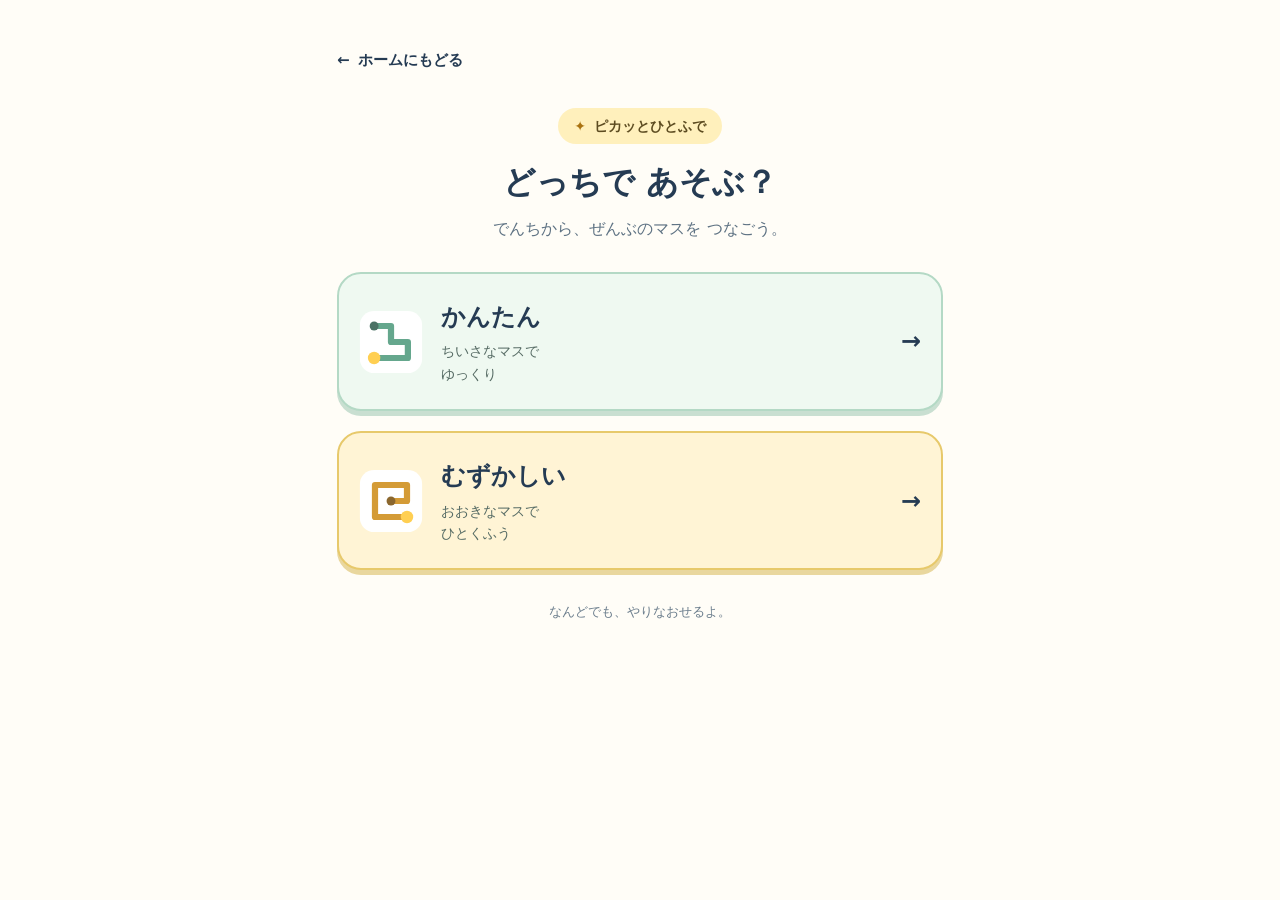
<file: games/hitofude/difficulty.html>
<!doctype html>
<html lang="ja">
<head>
  <meta charset="utf-8">
  <meta name="viewport" content="width=device-width, initial-scale=1, viewport-fit=cover">
  <meta name="theme-color" content="#fffdf7">
  <title>むずかしさをえらぶ | ピカッとひとふで</title>
  <link rel="manifest" href="../../manifest.json">
  <link rel="icon" type="image/png" href="../../icons/icon-192.png">
  <link rel="stylesheet" href="../../style.css">
  <script src="../../app.js" defer></script>
</head>
<body>
  <main class="difficulty-screen">
    <a class="back-link" href="../../index.html"><span aria-hidden="true">←</span> ホームにもどる</a>
    <header class="difficulty-heading">
      <p class="eyebrow"><span aria-hidden="true">✦</span> ピカッとひとふで</p>
      <h1>どっちで あそぶ？</h1>
      <p>でんちから、ぜんぶのマスを つなごう。</p>
    </header>
    <div class="difficulty-options" aria-label="むずかしさをえらぶ">
      <a class="difficulty-card" href="./index.html?difficulty=easy">
        <svg class="level-art" viewBox="0 0 72 72" fill="none" aria-hidden="true">
          <rect x="1" y="1" width="70" height="70" rx="16" fill="#fff"/>
          <path d="M17 18h19v18h19v18H17" stroke="#65a78d" stroke-width="7" stroke-linecap="round" stroke-linejoin="round"/>
          <circle cx="17" cy="18" r="5" fill="#4b7265"/><circle cx="17" cy="54" r="7" fill="#ffcf52"/>
        </svg>
        <span class="difficulty-copy"><span class="difficulty-name">かんたん</span><span class="difficulty-description">ちいさなマスで<br>ゆっくり</span></span>
        <span class="difficulty-arrow" aria-hidden="true">→</span>
      </a>
      <a class="difficulty-card difficulty-card--hard" href="./index.html?difficulty=hard">
        <svg class="level-art" viewBox="0 0 72 72" fill="none" aria-hidden="true">
          <rect x="1" y="1" width="70" height="70" rx="16" fill="#fff"/>
          <path d="M36 36h18V18H18v36h36" stroke="#d49b36" stroke-width="7" stroke-linecap="round" stroke-linejoin="round"/>
          <circle cx="36" cy="36" r="5" fill="#8b672e"/><circle cx="54" cy="54" r="7" fill="#ffcf52"/>
        </svg>
        <span class="difficulty-copy"><span class="difficulty-name">むずかしい</span><span class="difficulty-description">おおきなマスで<br>ひとくふう</span></span>
        <span class="difficulty-arrow" aria-hidden="true">→</span>
      </a>
    </div>
    <p class="home-note">なんどでも、やりなおせるよ。</p>
  </main>
</body>
</html>
</file>
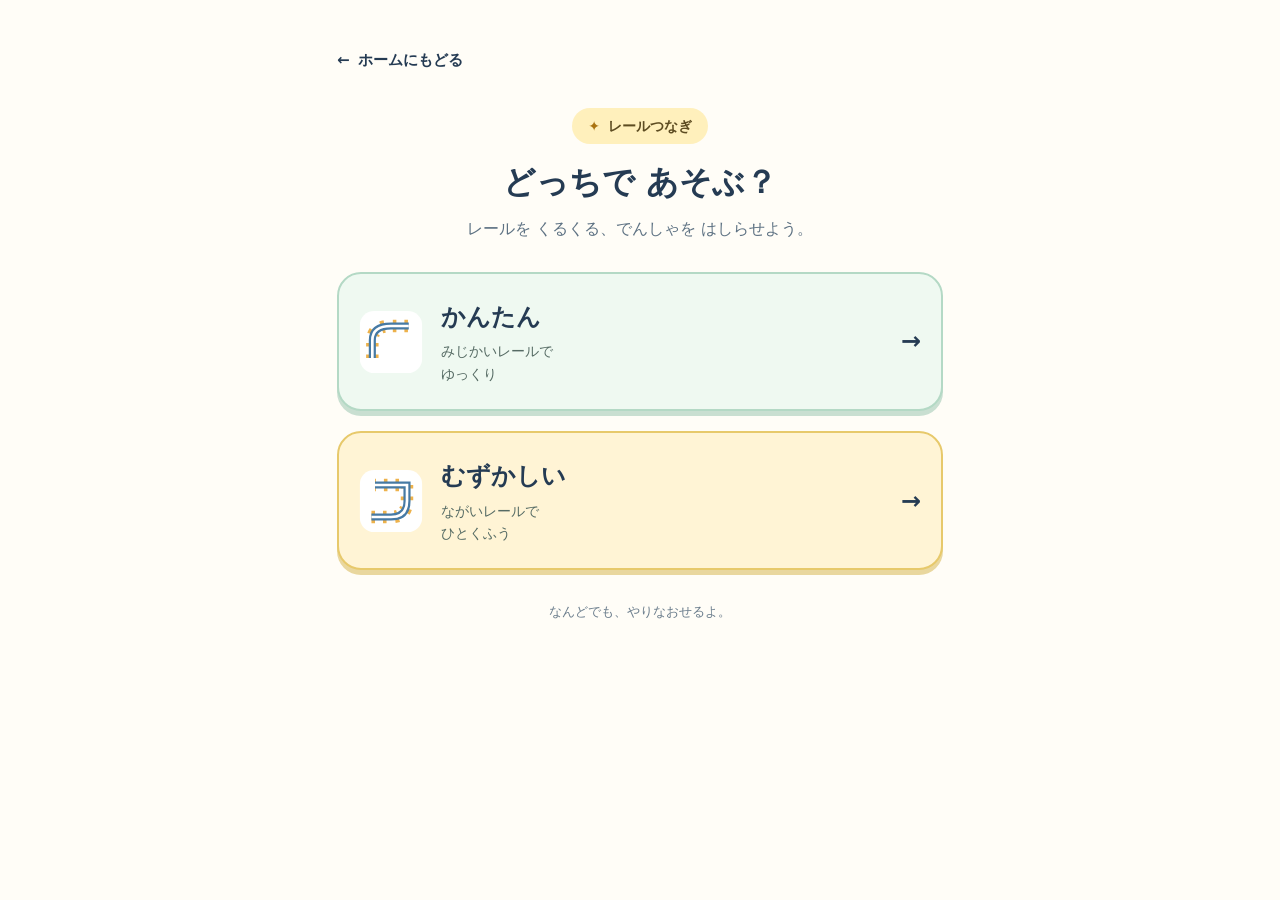
<file: games/rail-connect/difficulty.html>
<!doctype html>
<html lang="ja">
<head>
  <meta charset="utf-8">
  <meta name="viewport" content="width=device-width, initial-scale=1, viewport-fit=cover">
  <meta name="theme-color" content="#fffdf7">
  <title>むずかしさをえらぶ | レールつなぎ</title>
  <link rel="manifest" href="../../manifest.json">
  <link rel="icon" type="image/png" href="../../icons/icon-192.png">
  <link rel="stylesheet" href="../../style.css">
  <script src="../../app.js" defer></script>
</head>
<body>
  <main class="difficulty-screen">
    <a class="back-link" href="../../index.html"><span aria-hidden="true">←</span> ホームにもどる</a>
    <header class="difficulty-heading">
      <p class="eyebrow"><span aria-hidden="true">✦</span> レールつなぎ</p>
      <h1>どっちで あそぶ？</h1>
      <p>レールを くるくる、でんしゃを はしらせよう。</p>
    </header>
    <div class="difficulty-options" aria-label="むずかしさをえらぶ">
      <a class="difficulty-card" href="./index.html?difficulty=easy">
        <svg class="level-art" viewBox="0 0 72 72" fill="none" aria-hidden="true">
          <rect x="1" y="1" width="70" height="70" rx="16" fill="#fff"/>
          <path d="M15 54V34Q15 18 36 18H56" stroke="#edb24c" stroke-width="14" stroke-dasharray="4 9"/>
          <path d="M15 54V34Q15 18 36 18H56" stroke="#467aa4" stroke-width="8"/>
          <path d="M15 54V34Q15 18 36 18H56" stroke="#fff" stroke-width="3"/>
        </svg>
        <span class="difficulty-copy"><span class="difficulty-name">かんたん</span><span class="difficulty-description">みじかいレールで<br>ゆっくり</span></span>
        <span class="difficulty-arrow" aria-hidden="true">→</span>
      </a>
      <a class="difficulty-card difficulty-card--hard" href="./index.html?difficulty=hard">
        <svg class="level-art" viewBox="0 0 72 72" fill="none" aria-hidden="true">
          <rect x="1" y="1" width="70" height="70" rx="16" fill="#fff"/>
          <path d="M14 54H36Q54 54 54 36V18H18" stroke="#edb24c" stroke-width="14" stroke-dasharray="4 9"/>
          <path d="M14 54H36Q54 54 54 36V18H18" stroke="#467aa4" stroke-width="8"/>
          <path d="M14 54H36Q54 54 54 36V18H18" stroke="#fff" stroke-width="3"/>
        </svg>
        <span class="difficulty-copy"><span class="difficulty-name">むずかしい</span><span class="difficulty-description">ながいレールで<br>ひとくふう</span></span>
        <span class="difficulty-arrow" aria-hidden="true">→</span>
      </a>
    </div>
    <p class="home-note">なんどでも、やりなおせるよ。</p>
  </main>
</body>
</html>
</file>
<file: style.css>
:root {
  color-scheme: light;
  --ink: #253b53;
  --blue: #426b9b;
  --yellow: #ffcc00;
  --paper: #fffdf7;
  font-family: "Hiragino Maru Gothic ProN", "Yu Gothic", system-ui, sans-serif;
  color: var(--ink);
  background: var(--paper);
  line-height: 1.6;
  -webkit-tap-highlight-color: transparent;
}
* { box-sizing: border-box; }
body { margin: 0; }
h1, h2, p { margin-top: 0; }
button, a { touch-action: manipulation; }
button { font: inherit; }
a { color: inherit; }
a:focus-visible, button:focus-visible { outline: 3px solid var(--blue); outline-offset: 5px; }
.home, .difficulty-screen { max-width: 960px; margin: 0 auto; padding: 36px 22px max(32px, env(safe-area-inset-bottom)); }
.home-heading { text-align: center; padding: 16px 0 32px; }
.eyebrow { display: inline-flex; align-items: center; gap: 8px; padding: 7px 16px; margin-bottom: 18px; border-radius: 100px; color: #5d4c21; background: #fff0bc; font-size: .875rem; font-weight: 700; }
.eyebrow span { color: #aa7310; }
.home-heading h1 { font-size: clamp(2.25rem, 9vw, 3.5rem); line-height: 1.3; letter-spacing: .04em; margin-bottom: 16px; }
.home-heading h1 span { display: block; color: #426b9b; }
.home-heading > p:last-child { font-size: .9375rem; color: #5e7283; margin-bottom: 0; }
.section-title { font-size: 1.125rem; margin-bottom: 16px; }
.games { display: grid; grid-template-columns: repeat(auto-fit, minmax(min(100%, 340px), 1fr)); gap: 22px; }
.game-card { display: flex; flex-direction: column; text-decoration: none; background: #fff; border: 2px solid #e4e9ed; border-radius: 28px; padding: 18px; box-shadow: 0 6px 0 #e8ecef; transition: transform .15s ease, box-shadow .15s ease; }
.game-card:active { transform: translateY(3px); box-shadow: 0 3px 0 #e8ecef; }
.game-art { display: grid; place-items: center; min-height: 158px; border-radius: 18px; background: #edf5f8; background-image: radial-gradient(circle at 20% 25%, #fff 0 5px, transparent 6px), radial-gradient(circle at 80% 70%, #d3e5ed 0 7px, transparent 8px); }
.game-art svg { width: 132px; height: 132px; }
.game-copy { display: flex; flex-direction: column; align-items: flex-start; padding: 18px 6px 6px; }
.game-tag { color: #54726a; background: #edf5ee; border-radius: 8px; padding: 3px 9px; font-size: .75rem; font-weight: 700; margin-bottom: 9px; }
.game-title { font-size: clamp(1.25rem, 5vw, 1.5rem); font-weight: 800; }
.game-description { color: #586d80; font-size: .9375rem; margin: 8px 0 20px; }
.play-label { display: flex; justify-content: space-between; align-items: center; width: 100%; min-height: 56px; padding: 10px 20px; border-radius: 16px; color: #402000; background: var(--yellow); font-size: 1.125rem; font-weight: 800; }
.home-note { color: #6b7d8c; text-align: center; margin: 30px 0 0; font-size: .8125rem; line-height: 1.8; }
.difficulty-screen { max-width: 650px; }
.back-link { display: inline-flex; align-items: center; gap: 8px; min-height: 48px; font-size: .9375rem; font-weight: 700; text-decoration: none; }
.difficulty-heading { text-align: center; margin: 24px 0 30px; }
.difficulty-heading .eyebrow { margin-bottom: 14px; }
.difficulty-heading h1 { font-size: clamp(1.5rem, 6.5vw, 2rem); line-height: 1.5; margin-bottom: 10px; }
.difficulty-heading > p:last-child { color: #5e7283; margin-bottom: 0; }
.difficulty-options { display: grid; gap: 20px; }
.difficulty-card { display: flex; align-items: center; gap: 18px; padding: 24px 20px; min-height: 136px; border: 2px solid #b4d9c5; border-radius: 24px; background: #eff9f1; text-decoration: none; box-shadow: 0 5px 0 #c9dfd1; }
.difficulty-card--hard { background: #fff4d5; border-color: #e7c96b; box-shadow: 0 5px 0 #e9d79e; }
.difficulty-card:active { transform: translateY(3px); }
.level-art { flex: 0 0 64px; width: 64px; height: 64px; }
.difficulty-copy { flex: 1; }
.difficulty-name { display: block; font-size: clamp(1.25rem, 5.5vw, 1.5rem); font-weight: 800; white-space: nowrap; }
.difficulty-description { display: block; font-size: .875rem; margin-top: 4px; color: #566b64; }
.difficulty-arrow { font-size: 1.5rem; font-weight: 800; }
.noscript { text-align: center; padding: 16px; }
@media (min-width: 680px) { .home { padding-top: 48px; } .home-heading { padding-bottom: 44px; } }
@media (prefers-reduced-motion: reduce) { *, *::before, *::after { animation: none !important; transition: none !important; } }

/* Both games: keep the existing reset action but show a readable label. */
.game-header .toolbar h1 { flex: 1 1 auto; min-width: 0; }
.game-header .toolbar .reset-button {
  display: flex;
  flex: 0 0 auto;
  align-items: center;
  justify-content: center;
  gap: 5px;
  width: auto;
  min-width: 108px;
  height: 52px;
  padding: 0 10px;
  border: 2px solid #cbdce8;
  border-radius: 16px;
  background: #fff;
  color: var(--blue);
  font-size: clamp(.75rem, 3.3vw, .875rem);
  font-weight: 800;
  line-height: 1;
  white-space: nowrap;
}
.game-header .toolbar .reset-button svg { flex: 0 0 auto; width: 19px; height: 19px; }
.game-header .toolbar .reset-button:active { background: #e6f1fa; }
@media (max-width: 360px) {
  .game-header .toolbar .reset-button { min-width: 100px; gap: 3px; padding: 0 8px; }
}

/* Ten-question sets: shared between the two mini-games. */
.set-progress {
  display: grid;
  grid-template-columns: repeat(10, minmax(0, 1fr));
  gap: 4px;
  width: min(85%, 340px);
  margin: 10px auto 2px;
}
.set-progress-step { height: 11px; border-radius: 5px; background: #dbe3ea; }
.set-progress-step.is-done { background: #e9ac37; }
.set-complete[hidden] { display: none !important; }
.set-complete {
  position: fixed;
  inset: 0;
  z-index: 100;
  display: grid;
  place-items: center;
  padding: max(20px, env(safe-area-inset-top)) 18px max(20px, env(safe-area-inset-bottom));
  background: rgb(39 60 79 / .57);
}
.set-complete-card {
  width: min(100%, 380px);
  max-height: 100%;
  overflow-y: auto;
  border-radius: 28px;
  border: 3px solid #f0d68e;
  padding: 26px 20px 24px;
  text-align: center;
  background: #fffaf0;
  box-shadow: 0 12px 40px rgb(17 34 51 / .22);
}
.set-complete-trophy { font-size: 3.25rem; line-height: 1.3; }
.set-complete-card h2 { font-size: clamp(1.55rem, 6.5vw, 2rem); margin: 10px 0 4px; }
.set-complete-card p { font-size: 1.1rem; font-weight: 700; margin-bottom: 24px; }
.set-again {
  display: block;
  width: 100%;
  min-height: 60px;
  border: 3px solid #995000;
  border-radius: 18px;
  background: #ffcc00;
  color: #402000;
  font-size: clamp(1rem, 4.6vw, 1.2rem);
  font-weight: 800;
  cursor: pointer;
  box-shadow: 0 4px 0 #995000;
}
.set-again:active { background: #ffb300; box-shadow: 0 1px 0 #995000; }
.set-home {
  display: inline-flex;
  justify-content: center;
  align-items: center;
  margin-top: 17px;
  min-height: 48px;
  font-weight: 800;
  color: #315778;
  text-decoration: underline;
  text-underline-offset: 4px;
}

/* Kid-friendly rules card shown before each game starts. */
.howto-active { overflow: hidden; }
.howto-help {
  display: grid; place-items: center; flex: 0 0 42px;
  width: 42px; height: 42px; padding: 0; border: 2px solid #bfdaea;
  border-radius: 50%; background: #fff; color: #345b7c;
  font-size: 1.4rem; font-weight: 900; cursor: pointer;
}
.howto-overlay[hidden] { display: none !important; }
.howto-overlay {
  position: fixed; inset: 0; z-index: 150;
  display: grid; place-items: center; padding: 16px;
  background: rgb(37 59 83 / .62);
}
.howto-card {
  width: min(100%, 420px); max-height: calc(100dvh - 32px); overflow-y: auto;
  padding: 19px 18px 22px; border-radius: 25px;
  border: 3px solid #f0d68e; background: #fffaf0;
  text-align: center; box-shadow: 0 16px 45px rgb(21 35 51 / .28);
}
.howto-hero { font-size: 3.1rem; line-height: 1.2; }
.howto-kicker { margin: 4px 0; color: #577591; font-weight: 800; }
.howto-card h2 { margin: 0 0 12px; font-size: clamp(1.3rem, 5vw, 1.8rem); }
.howto-steps { list-style: none; margin: 0 0 16px; padding: 0; text-align: left; }
.howto-step {
  display: flex; align-items: center; gap: 12px; min-height: 56px;
  padding: 8px 6px; border-bottom: 1px solid #e9e7df;
  font-size: clamp(.95rem, 4vw, 1.1rem); font-weight: 700;
}
.howto-step-icon { display: grid; place-items: center; flex: 0 0 55px; min-width: 55px; font-size: 1.65rem; text-align: center; }
.howto-start {
  width: 100%; min-height: 60px; padding: 10px;
  border-radius: 18px; border: 3px solid #995000; color: #402000;
  background: #ffcc00; font-size: 1.35rem; font-weight: 800;
  cursor: pointer; box-shadow: 0 4px 0 #995000;
}
.howto-start:active { background: #ffb300; box-shadow: 0 1px 0 #995000; }
</file>
<file: home.css>
/* Home only: not loaded by the game/difficulty screens. */
@font-face {
  font-family: "Wakuwaku Round";
  src: url("./assets/fonts/wakuwaku-round.woff") format("woff");
  font-weight: 700 900;
  font-style: normal;
  font-display: swap;
}
.home-page { background: #fffef6; color: #163551; }
.home-page .home { max-width: 760px; padding: 0 18px; margin: 0 auto; }
.home-page .home-heading {
  position: relative; isolation: isolate; height: 250px; padding: 14px 0 0;
  text-align: center; margin: 0 -18px;
}
.home-friends { position: absolute; bottom: 0; left: 0; width: 100%; height: auto; z-index: -1; pointer-events: none; }
.home-page .home-heading h1 {
  font-family: "Wakuwaku Round", "Hiragino Maru Gothic ProN", "Yu Gothic", system-ui, sans-serif;
  font-size: clamp(40px, 8.8vw, 66px); font-weight: 900; letter-spacing: .015em;
  line-height: 1.12; margin: 0; color: #143653;
}
.home-page .home-heading h1 span { display: block; color: inherit; }
.home-page .home-heading h1 .title-waku { color: #258ccc; position: relative; width: fit-content; margin: 0 auto; }
.title-spark { position: absolute; right: -31px; top: 5px; width: 28px; height: 36px; }
.description-phrase { display: inline-block; max-width: 100%; vertical-align: top; }
.home-page .section-title {
  display: inline-block; position: relative; margin: 14px 0 0; padding: 4px 33px 6px;
  border-radius: 50px; background: #fff2ba; color: #5c431e;
  font: 700 clamp(18px, 3.5vw, 26px)/1.4 "Wakuwaku Round", "Hiragino Maru Gothic ProN", system-ui, sans-serif;
}
.home-page .games { grid-template-columns: repeat(2, minmax(0, 1fr)); gap: 18px; position: relative; }
.home-page .game-card {
  min-width: 0; padding: 6px; border: 0; border-radius: 29px; background: #fff;
  box-shadow: 0 3px 3px rgb(62 76 58 / .04), 0 7px 18px rgb(62 76 58 / .075);
  transition: transform .15s ease, box-shadow .15s ease;
}
.home-page .game-card:active { transform: translateY(2px); box-shadow: 0 2px 7px rgb(62 76 58 / .12); }
@media (hover: hover) { .home-page .game-card:hover { transform: translateY(-3px); box-shadow: 0 9px 24px rgb(62 76 58 / .14); } }
.home-page .game-card:focus-visible { outline: 3px solid #1682c1; outline-offset: 4px; }
.home-page .game-art {
  display: grid; place-items: center; position: relative; aspect-ratio: 8 / 5;
  min-height: 0; width: 100%; border-radius: 24px; overflow: hidden; background: #e3f2f4;
}
.game-art img { display: block; width: 100%; height: 100%; object-fit: contain; }
.game-art img[hidden] { display: none; }
.art-fallback { padding: 12px; text-align: center; font-weight: 800; color: #315778; }
.home-page .game-copy { flex: 1; padding: 13px 13px 12px; min-width: 0; }
.home-page .game-tag {
  border-radius: 12px; margin: 0 0 7px; padding: 2px 11px 3px; color: #416c55; background: #eaf5e9;
  font: 700 clamp(11px, 2.15vw, 16px)/1.45 "Wakuwaku Round", system-ui, sans-serif;
}
.home-page .game-title {
  font-family: "Wakuwaku Round", "Hiragino Maru Gothic ProN", "Yu Gothic", system-ui, sans-serif;
  font-size: clamp(15px, 4vw, 28px); font-weight: 900; line-height: 1.4; margin: 0;
  overflow-wrap: anywhere; word-break: normal; text-wrap: balance;
}
.home-page .game-description {
  color: #526577; font-size: clamp(12px, 2.65vw, 19px); line-height: 1.65;
  margin: 5px 0 17px; overflow-wrap: anywhere; flex: 1;
}
.home-page .play-label {
  margin-top: auto; min-height: 58px; padding: 8px 23px; border-radius: 23px;
  color: #3c2b08; background: #ffce00;
  font: 900 clamp(18px, 3.5vw, 25px)/1.3 "Wakuwaku Round", "Hiragino Maru Gothic ProN", system-ui, sans-serif;
}
.play-arrow { font: 700 1.3em/1 system-ui, sans-serif; }
.home-landscape { margin: 24px -18px 0; padding-bottom: env(safe-area-inset-bottom); line-height: 0; }
.home-landscape img { display: block; width: 100%; height: auto; }
@media (max-width: 600px) {
  .home-page .home { padding: 0 12px; }
  .home-page .home-heading { margin: 0 -12px; height: 191px; padding-top: 14px; }
  .home-page .section-title { margin-top: 12px; padding: 4px 22px 6px; }
  .home-page .games { gap: 12px; }
  .home-page .game-card { border-radius: 20px; padding: 4px; }
  .home-page .game-art { border-radius: 16px; }
  .home-page .game-copy { padding: 9px 8px 9px; }
  .home-page .game-tag { margin-bottom: 5px; padding: 2px 6px; border-radius: 8px; }
  .home-page .game-description { margin: 5px 0 12px; font-size: 13px; }
  .home-page .play-label { min-height: 46px; border-radius: 15px; padding: 7px 13px; }
  .home-landscape { margin: 20px -12px 0; }
}
@media (max-width: 340px) {
  .home-page .home { padding: 0 10px; }
  .home-page .home-heading { margin: 0 -10px; height: 179px; }
  .home-page .home-heading h1 { font-size: 38px; }
  .home-page .games { gap: 10px; }
  .home-page .game-copy { padding: 8px 6px; }
  .home-page .game-description { font-size: 12px; }
  .home-landscape { margin-left: -10px; margin-right: -10px; }
}
@media (prefers-reduced-motion: reduce) { .home-page .game-card { transition: none; } }
</file>
<file: games/block-fit/style.css>
.block-screen { max-width: 600px; margin: 0 auto; padding: max(12px, env(safe-area-inset-top)) 12px max(20px, env(safe-area-inset-bottom)); }
.toolbar { display: flex; align-items: center; justify-content: space-between; gap: 8px; }
.toolbar h1 { font-size: clamp(1rem, 4.4vw, 1.375rem); margin: 0; text-align: center; }
.icon-button { display: grid; place-items: center; flex: 0 0 48px; width: 48px; height: 48px; border: 0; border-radius: 17px; background: #fff; color: var(--blue); cursor: pointer; }
.icon-button svg { width: 26px; height: 26px; fill: none; stroke: currentColor; stroke-width: 2.3; stroke-linecap: round; stroke-linejoin: round; }
.subtitle { text-align: center; margin: 10px 0 8px; font-size: 1rem; }
.stage-meta { display: flex; justify-content: center; align-items: center; gap: 14px; margin-bottom: 14px; }
.difficulty-chip { padding: 7px 14px; min-height: 44px; border-radius: 100px; background: #e5f1eb; color: #386052; font-size: .875rem; font-weight: 700; text-decoration: none; }
.stage-number { margin: 0; color: #58708b; font-size: .875rem; }
.board-wrap { position: relative; width: min(100%, 360px, max(240px, calc(100svh - 330px))); margin: 0 auto; }
#block-board { display: grid; grid-template-columns: repeat(var(--columns), 1fr); grid-template-rows: repeat(var(--rows), 1fr); position: relative; width: 100%; aspect-ratio: 1; border-radius: 18px; background: #e4edf3; box-shadow: 0 5px 0 #cadbe6; touch-action: none; isolation: isolate; overflow: hidden; }
.board-cell { margin: 3%; border: 2px solid #cfdae3; border-radius: 14%; background: #f7fafc; pointer-events: none; }
.tray-title { text-align: center; font-size: .875rem; color: #58708b; margin: 20px 0 8px; }
.piece-tray { display: grid; grid-template-columns: repeat(2, minmax(0, 1fr)); gap: 10px; min-height: 58px; border-radius: 20px; background: #eef3f1; padding: 12px; }
.piece-tray--hard { grid-template-columns: repeat(3, minmax(0, 1fr)); }
.piece-slot { display: grid; place-items: center; min-height: 64px; }
.piece { display: block; position: relative; width: min(calc(var(--piece-columns) * 40px), 100%); aspect-ratio: var(--piece-columns) / var(--piece-rows); padding: 0; border: 0; background: transparent; border-radius: 10px; cursor: grab; touch-action: none; user-select: none; -webkit-user-select: none; }
.piece-tray--hard .piece { width: min(calc(var(--piece-columns) * var(--tray-unit)), 100%); }
.piece svg { width: 100%; height: 100%; display: block; pointer-events: none; }
.placed-piece { position: absolute; z-index: 1; pointer-events: none; }
.placed-piece svg rect { pointer-events: auto; }
.dragging { opacity: .2; }
.floating-piece { position: fixed; z-index: 20; pointer-events: none; opacity: .95; filter: drop-shadow(0 5px 4px rgb(37 59 83 / .18)); }
.placement-preview { position: absolute; z-index: 2; pointer-events: none; opacity: .5; }
.placement-preview.invalid { opacity: .3; filter: grayscale(1); }
.hint { text-align: center; margin: 12px 0 0; font-size: .875rem; min-height: 1.6em; }
.tray-note { text-align: center; color: #6b7d8c; font-size: .75rem; margin: 8px 0 0; }
.clear-overlay { position: absolute; inset: 0; display: flex; align-items: center; justify-content: center; padding: 14px; border-radius: 18px; background: rgb(237 246 252 / .55); z-index: 3; }
.clear-overlay[hidden], [hidden] { display: none; }
.clear-card { width: min(100%, 300px); background: #fffae9; border: 2px solid #f4e3b8; border-radius: 24px; padding: 20px; text-align: center; box-shadow: 0 12px 28px rgb(44 70 98 / .13); }
.clear-spark { font-size: 2rem; color: #bc8c28; }
.clear-card h2 { margin: 6px 0 18px; font-size: 2rem; }
#next.next-button { width: 100%; min-height: 64px; border: 3px solid #995000; border-radius: 18px; padding: 12px; color: #402000; background: #ffcc00; font-size: 1.5rem; font-weight: 800; box-shadow: 0 4px 0 #995000; cursor: pointer; }
#next.next-button:active { background: #ffb300; box-shadow: 0 1px 0 #995000; }
.sr-only { position: absolute; width: 1px; height: 1px; padding: 0; margin: -1px; overflow: hidden; clip-path: inset(50%); white-space: nowrap; }

@media (max-height: 700px) {
  .block-screen { padding-top: 8px; padding-bottom: 12px; }
  .icon-button { flex-basis: 44px; width: 44px; height: 44px; }
  .subtitle { font-size: .875rem; margin: 6px 0; }
  .stage-meta { margin-bottom: 10px; }
  .difficulty-chip { min-height: 40px; padding: 5px 12px; }
  .board-wrap { width: min(100%, 280px, max(190px, calc(100svh - 350px))); }
  .tray-title { margin: 12px 0 6px; }
  .piece-tray { padding: 8px; gap: 8px; }
  .hint { margin-top: 8px; font-size: .8125rem; }
  .tray-note { margin-top: 4px; font-size: .6875rem; }
}
</file>
<file: games/cube-fit/style.css>
.cube-screen { max-width: 580px; margin: 0 auto; padding: max(12px, env(safe-area-inset-top)) 12px max(16px, env(safe-area-inset-bottom)); }
.toolbar { display: flex; align-items: center; justify-content: space-between; gap: 8px; }
.toolbar h1 { font-size: clamp(1rem, 4.4vw, 1.375rem); margin: 0; text-align: center; }
.icon-button { display: grid; place-items: center; flex: 0 0 48px; width: 48px; height: 48px; border: 0; border-radius: 17px; background: #fff; color: var(--blue); cursor: pointer; }
.icon-button svg { width: 26px; height: 26px; fill: none; stroke: currentColor; stroke-width: 2.3; stroke-linecap: round; stroke-linejoin: round; }
.stage-meta { display: flex; align-items: center; justify-content: center; gap: 14px; margin: 12px 0 8px; }
.difficulty-chip { padding: 7px 14px; min-height: 44px; border-radius: 100px; background: #e5f1eb; color: #386052; font-size: .875rem; font-weight: 700; text-decoration: none; }
.stage-number { margin: 0; color: #58708b; font-size: .875rem; }
.scene-wrap { position: relative; margin: 14px auto 12px; border: 2px solid #daeaf0; border-radius: 26px; background: radial-gradient(ellipse at 50% 100%, #e0e8d7, transparent 55%), #eef8fa; }
#cube-scene { display: block; width: 100%; height: clamp(185px, 36svh, 280px); padding: 10px; }
#cube-scene polygon { stroke-linecap: round; }
#cube-scene.is-complete { animation: cube-glow .7s ease; }
.choice-heading { text-align: center; margin: 0 0 10px; font-size: clamp(1rem, 4.4vw, 1.2rem); }
.cube-choices { display: grid; grid-template-columns: repeat(3, minmax(0, 1fr)); gap: 8px; }
.cube-choice { display: flex; flex-direction: column; align-items: center; width: 100%; min-width: 0; padding: 8px 4px 5px; min-height: 128px; border: 2px solid #c4dfe7; border-radius: 18px; background: #fff; box-shadow: 0 4px 0 #dce9ed; cursor: pointer; }
.cube-choice > svg { width: 100%; height: 90px; }
.choice-number { font-size: 1.2rem; font-weight: 800; line-height: 1.4; color: #355e7b; }
.cube-choice:active { background: #eaf7fb; }
.cube-choice.is-wrong { animation: choice-wiggle .3s ease; border-color: #dfa568; }
.cube-choice.is-selected { border-color: #65a790; background: #edf8f1; }
.cube-choice:disabled { cursor: default; color: inherit; opacity: 1; }
.in-flight { visibility: hidden; }
.flying-piece { position: fixed; inset: 0; width: 100vw; height: 100vh; z-index: 20; pointer-events: none; }
.hint { margin: 12px 0 0; text-align: center; min-height: 1.6em; font-size: .875rem; color: #46647b; font-weight: 700; }
.clear-overlay { position: absolute; inset: 0; display: grid; place-items: center; padding: 12px; border-radius: 24px; background: rgb(237 246 252 / .6); z-index: 3; }
[hidden] { display: none !important; }
.clear-card { width: min(100%, 290px); border: 2px solid #f4e3b8; border-radius: 24px; padding: 16px; text-align: center; background: #fffae9; box-shadow: 0 12px 28px rgb(44 70 98 / .13); }
.clear-card h2 { margin: 0 0 12px; font-size: 2rem; }
#next.next-button { width: 100%; min-height: 60px; border: 3px solid #995000; border-radius: 18px; color: #402000; background: #ffcc00; font-size: 1.5rem; font-weight: 800; box-shadow: 0 4px 0 #995000; cursor: pointer; }
#next:active { background: #ffb300; }
.sr-only { position: absolute; width: 1px; height: 1px; padding: 0; margin: -1px; overflow: hidden; clip-path: inset(50%); white-space: nowrap; }
@keyframes choice-wiggle { 25% { transform: translateX(-4px); } 75% { transform: translateX(4px); } }
@keyframes cube-glow { 50% { filter: brightness(1.18); } }
@media (max-height: 650px) {
  .cube-screen { padding-top: 8px; padding-bottom: 10px; }
  .stage-meta { margin-top: 8px; }
  .scene-wrap { margin: 10px auto; }
  #cube-scene { height: 190px; padding: 6px; }
  .cube-choice { min-height: 114px; padding-top: 6px; }
  .cube-choice > svg { height: 78px; }
  .hint { margin-top: 8px; }
}
</file>
<file: games/common/play.css>
[hidden] { display: none !important; }
@font-face { font-family: "Wakuwaku Round"; src: url("../../assets/fonts/wakuwaku-round.woff") format("woff"); font-weight: 700 900; font-display: swap; }
.new-screen { max-width: 540px; margin: auto; padding: 12px 12px max(20px,env(safe-area-inset-bottom)); }
.new-screen h1,.new-screen h2,.picture-name,.primary { font-family: "Wakuwaku Round", "Hiragino Maru Gothic ProN", system-ui, sans-serif; }
.toolbar { display: flex; gap: 7px; align-items: center; }
.toolbar h1 { font-size: clamp(17px,4.6vw,24px); line-height: 1.3; margin: 0; flex: 1; min-width: 0; }
.icon-button { display: grid; place-items: center; width: 42px; min-width: 42px; height: 48px; border: 2px solid #cbdce8; background: #fff; border-radius: 14px; color: #426b9b; }
.icon-button svg { width: 22px; height: 22px; fill: none; stroke: currentColor; stroke-width: 2; stroke-linecap: round; stroke-linejoin: round; }
.new-screen .reset-button { min-width: 91px; height: 48px; padding: 0 7px; font-size: 12px; gap: 3px; }
.stage-meta { display: flex; justify-content: center; gap: 12px; align-items: center; margin: 10px 0 0; }
.stage-number { margin: 0; font-weight: 800; font-size: 16px; }
.new-screen .howto-help { height: 36px; width: 36px; flex-basis: 36px; font-size: 21px; }
.play-area { margin-top: 17px; position: relative; }
.play-title { text-align: center; font-size: clamp(20px,6vw,27px); line-height: 1.4; margin: 0 0 12px; }
.hint { text-align: center; font-size: 16px; font-weight: 700; min-height: 26px; margin: 12px 0 4px; }
.primary,.secondary { font: inherit; font-weight: 800; min-height: 50px; border-radius: 16px; padding: 8px 14px; cursor: pointer; }
.primary { background: #ffcf26; color: #513712; border: 2px solid #cfa552; }
.secondary { background: #fff; color: #396589; border: 2px solid #b8d5e5; }
button:disabled { cursor: default; }
.actions { display: flex; gap: 10px; justify-content: center; flex-wrap: wrap; margin: 12px 0; }
.picture { width: 100%; height: auto; object-fit: contain; display: block; }
.picture-name { font-weight: 700; font-size: 18px; line-height: 1.4; display: block; }
.picture-choice { min-width: 0; border: 3px solid #b9d6dc; border-radius: 20px; background: #fff; padding: 6px; font: inherit; color: #253b53; min-height: 110px; cursor: pointer; }
.picture-choice .picture { height: clamp(60px,20vw,95px); }
.choices { display: grid; grid-template-columns: repeat(2,minmax(0,1fr)); gap: 10px; }
.choices[data-count="3"] { grid-template-columns: repeat(3,minmax(0,1fr)); }
.choices[data-count="4"] { grid-template-columns: repeat(4,minmax(0,1fr)); gap: 6px; }
.choices[data-count="4"] .picture-choice { min-height: 100px; padding: 4px; border-radius: 15px; }
.choices[data-count="4"] .picture { height: clamp(55px,16vw,72px); }
.choices[data-count="4"] .picture-name { font-size: 16px; }
#memory-choices { margin-top: 10px; }
.picture-choice:disabled { opacity: 1; }
.picture-choice.is-right { border-color: #67ac79; background: #edf9e9; }
.memory-board { display: grid; grid-template-columns: repeat(3,minmax(0,1fr)); gap: 8px; padding: 12px; background: #e4f4ed; border: 2px solid #bfdbc9; border-radius: 23px; }
.memory-cell { display: grid; place-items: center; min-width: 0; aspect-ratio: 1; background: #fffef7; border-radius: 15px; }
.memory-cell .picture { width: 95%; height: 95%; }
.memory-cell.is-covered .picture { visibility: hidden; }
.missing-mark { font-size: 48px; font-weight: 800; color: #599c85; }
.memory-timer { height: 12px; border-radius: 20px; background: #dcebe3; margin: 12px 6px; overflow: hidden; }
.memory-time { height: 100%; background: #8bc4ad; border-radius: inherit; width: 100%; }
.remember-again { display: block; margin: 14px auto 0; }
.drums { display: flex; gap: 10px; margin: 23px 0 20px; justify-content: center; }
.drum { flex: 1; max-width: 145px; min-width: 0; min-height: 142px; padding: 15px 4px 10px; border: 3px solid #637a8d; border-bottom-width: 10px; border-radius: 44% 44% 22px 22px; background: var(--drum); color: #314c61; box-shadow: inset 0 20px 0 #fff6e5; font: inherit; font-size: 29px; font-weight: 900; cursor: pointer; }
.drum::before { content: ""; display: block; border: 3px solid #fff9e5; border-radius: 50%; width: 60%; height: 17px; margin: 0 auto 17px; }
.drum:disabled { opacity: 1; }
.drum.is-later { opacity: .48; filter: grayscale(.75); }
.drum.is-lit { background: #fff4a4; box-shadow: inset 0 20px 0 #fffef1,0 0 0 5px #f3d164; transform: translateY(-3px); }
.drum-mark { display: block; }
.drum-name { display: block; font-size: 14px; margin-top: 7px; }
.beats { display: flex; gap: 8px; justify-content: center; min-height: 22px; }
.beat { width: 17px; height: 17px; border-radius: 50%; background: #dbe4e9; border: 2px solid #b6c7d4; }
.beat.is-done { background: #e8bd50; border-color: #c89c3b; }
.sound-toggle { display: block; margin: 15px auto 0; font-size: 14px; }
.chain { display: flex; gap: 7px; align-items: center; justify-content: center; padding: 10px; min-height: 164px; background: #eee9f8; border-radius: 23px; }
.word-card { min-width: 0; text-align: center; flex: 1; max-width: 155px; }
.word-card .picture { height: 112px; }
.word-card .picture-name { font-size: 23px; }
.chain.has-links .word-card .picture { height: 85px; }
.chain.has-links .picture-name { font-size: 17px; }
.chain-arrow { color: #9273b2; font-size: 25px; font-weight: 800; }
.target-letter { display: inline-block; color: #684b13; background: #ffe4a0; border-radius: 10px; padding: 0 8px; margin: 0 3px; font-size: 1.3em; }
.last-letter { color: #895ba1; background: #eee0fa; border-radius: 7px; padding: 0 3px; }
.chain-instruction { margin: 12px 0; text-align: center; font-size: 17px; font-weight: 800; }
.guide-demo { margin: 9px 0 15px; }
.guide-demo .picture-choice { min-height: 90px; padding: 4px; }
.guide-demo .picture { height: 62px; }
.guide-demo .picture-name { font-size: 16px; }
.guide-demo .choices { gap: 8px; }
.guide-sample { display: flex; align-items: center; justify-content: center; gap: 10px; padding: 9px; border-radius: 16px; background: #eaf2ec; margin-bottom: 9px; }
.guide-sample .picture { width: 65px; height: 62px; }
.guide-sample .question-mark { color: #579c88; font-size: 37px; font-weight: 800; }
.guide-result { margin: 7px 0 0; font-size: 16px; font-weight: 800; min-height: 26px; }
.practice-drums { margin: 10px 0; }
.practice-drums .drum { min-height: 92px; font-size: 24px; padding: 12px 2px; }
.practice-drums .drum::before { margin-bottom: 7px; height: 10px; }
.clear-overlay[hidden],.pause-overlay[hidden] { display: none !important; }
.clear-overlay,.pause-overlay { position: fixed; inset: 0; z-index: 100; display: grid; place-items: center; background: rgb(39 60 79 / .46); padding: 18px; }
.clear-card { width: min(100%,330px); background: #fffbeb; padding: 25px 22px; border: 3px solid #f0d68e; border-radius: 26px; text-align: center; }
.clear-card h2 { font-size: 32px; margin: 0 0 18px; }
.next-button { width: 100%; min-height: 62px; font: inherit; font-size: 24px; font-weight: 900; border: 3px solid #995000; border-radius: 17px; background: #ffcc00; color: #402000; cursor: pointer; box-shadow: 0 4px 0 #995000; }
.is-success { animation: happy .6s ease; }
.is-wrong { animation: wiggle .35s ease; }
@keyframes happy { 50% { transform: scale(1.025); } }
@keyframes wiggle { 25%,75% { transform: translateX(-3px); } 50% { transform: translateX(3px); } }
@media (max-width:340px) { .new-screen { padding-left: 10px; padding-right: 10px; }.drum { min-height: 128px; }.new-screen .reset-button { min-width: 88px; }.choices { gap: 7px; }.picture-name { font-size: 16px; } }
@media (max-width:340px) { .choices[data-count="4"] .picture-name { font-size: 14px; } }
@media (prefers-reduced-motion:reduce) { .is-success,.is-wrong { animation:none; } }
</file>
<file: games/hitofude/style.css>
.game-screen {
  min-height: 100vh;
  min-height: 100svh;
  display: flex;
  flex-direction: column;
  max-width: 680px;
  margin: 0 auto;
  padding: max(12px, env(safe-area-inset-top)) max(12px, env(safe-area-inset-right)) max(16px, env(safe-area-inset-bottom)) max(12px, env(safe-area-inset-left));
}
.game-header { flex: none; }
.toolbar { display: flex; align-items: center; justify-content: space-between; gap: 8px; }
.toolbar h1 { font-size: clamp(1rem, 4.2vw, 1.375rem); text-align: center; line-height: 1.5; margin: 0; }
.icon-button {
  display: grid; place-items: center;
  flex: 0 0 52px; width: 52px; height: 52px;
  border: 0; border-radius: 18px; background: #fff; color: var(--blue);
  text-decoration: none; cursor: pointer;
}
.icon-button:active { background: #dbe8f6; }
.icon-button svg { width: 26px; height: 26px; fill: none; stroke: currentColor; stroke-width: 2.3; stroke-linecap: round; stroke-linejoin: round; }
.subtitle { text-align: center; font-size: 1rem; line-height: 1.6; margin: 12px 0 8px; }
.stage-meta { display: flex; justify-content: center; align-items: center; gap: 14px; }
.difficulty-chip { padding: 8px 14px; min-height: 44px; border-radius: 100px; background: #e5f1eb; color: #386052; font-size: .875rem; font-weight: 700; text-decoration: none; }
.stage-number { margin: 0; text-align: center; font-size: .875rem; font-variant-numeric: tabular-nums; color: #58708b; }
.play-area { flex: 1; display: flex; flex-direction: column; align-items: center; justify-content: center; gap: 20px; padding: 20px 0 6px; }
.board-wrap {
  width: min(100%, 480px, max(200px, calc(100svh - 280px)));
  aspect-ratio: 1;
  position: relative;
  border-radius: 28px;
  background: #fff;
  box-shadow: 0 5px 0 #dfeaf4;
}
#board { display: block; width: 100%; height: 100%; border-radius: inherit; touch-action: none; user-select: none; -webkit-user-select: none; cursor: crosshair; }
.hint { margin: 0; text-align: center; font-size: .875rem; line-height: 1.65; min-height: 1.65em; }
.cell { fill: #eef2f7; }
.blocked-cell { fill: #e0e6eb; }
.blocked-mark { fill: none; stroke: #b2bec9; stroke-width: 5; stroke-linecap: round; }
.wire { fill: none; stroke: #758ed0; stroke-width: 13; stroke-linecap: round; stroke-linejoin: round; }
.tip { fill: #758ed0; }
.battery-body { fill: #609da3; }
.battery-terminal, .bulb-base { fill: #4c657d; }
.bolt { fill: #fff6cd; }
.bulb-head { fill: #c9d3df; stroke: #7b8fa5; stroke-width: 2.5; }
.bulb-filament { fill: none; stroke: #6c829a; stroke-width: 3; stroke-linecap: round; stroke-linejoin: round; }
.bulb-halo { fill: #ffe7a2; opacity: 0; }
.bulb-rays { fill: none; stroke: #bd8b25; stroke-width: 3; stroke-linecap: round; opacity: 0; }
.bulb.lit .bulb-head { fill: #ffd66b; stroke: #bd8b25; }
.bulb.lit .bulb-filament { stroke: #fffefa; }
.bulb.lit .bulb-halo { opacity: .65; }
.bulb.lit .bulb-rays { opacity: 1; }
.clear-overlay { position: absolute; inset: 0; display: flex; align-items: center; justify-content: center; background: rgb(237 246 252 / .4); border-radius: inherit; padding: 16px; }
.clear-card { background: #fffae9; border: 2px solid #f4e3b8; border-radius: 26px; padding: 18px 24px 24px; width: min(100%, 330px); text-align: center; box-shadow: 0 12px 28px rgb(44 70 98 / .13); animation: arrive .18s ease-out; }
.clear-spark { font-size: 2.25rem; line-height: 1.2; color: #bc8c28; }
.clear-card h2 { font-size: clamp(1.625rem, 6.4vw, 2rem); line-height: 1.5; margin: 10px 0 20px; }
#next.next-button { box-sizing: border-box; min-height: 64px; width: 100%; padding: 14px 22px; border: 3px solid #995000; border-radius: 18px; font-size: 1.5rem; font-weight: 800; color: #402000; background: #ffcc00; box-shadow: 0 4px 0 #995000; cursor: pointer; }
#next.next-button:active { background: #ffb300; box-shadow: 0 1px 0 #995000; }
#next.next-button:focus-visible { outline: 3px solid #402000; outline-offset: 4px; }
.sr-only { position: absolute; width: 1px; height: 1px; padding: 0; margin: -1px; overflow: hidden; clip-path: inset(50%); white-space: nowrap; border: 0; }
@keyframes arrive { from { opacity: 0; transform: scale(.94); } to { opacity: 1; transform: scale(1); } }
@media (orientation: landscape) and (max-height: 520px) {
  .game-screen { padding-top: 8px; }
  .toolbar h1 { font-size: 1.125rem; }
  .subtitle { margin-top: 6px; }
  .play-area { padding-top: 10px; gap: 10px; }
}
.clear-overlay[hidden] { display: none; }

.clear-overlay[data-result="failed"] h2 { font-size: clamp(1.25rem, 5vw, 1.5rem); }
</file>
<file: games/picture-chain/style.css>
/* Only this game overrides the shared picture-game styles. */
.chain-list { list-style:none; margin:0; padding:12px 14px; display:grid; grid-template-columns:repeat(3,minmax(0,1fr)); gap:12px; background:#eee9f8; border-radius:23px; align-items:end; }
.chain-list[data-length="1"] { grid-template-columns:minmax(0,140px); justify-content:center; }
.chain-step { position:relative; min-width:0; }
.chain-step .word-card { max-width:none; border-radius:15px; padding:5px 2px; background:#fffcfa; }
.chain-step .picture { height:clamp(58px,19vw,85px); }
.chain-step .picture-name { font-size:clamp(14px,3.7vw,18px); white-space:nowrap; }
.chain-step .chain-arrow { position:absolute; z-index:1; left:-13px; top:38%; font-size:21px; }
.fixed-mark { display:inline-block; margin:0 0 3px; padding:1px 6px; font-size:11px; font-weight:800; color:#845e26; background:#ffe6a3; border-radius:10px; }
.remaining-cards { margin:5px 0 8px; text-align:center; font-weight:800; color:#715784; }
#word-choices,#practice-choices { grid-template-columns:repeat(3,minmax(0,1fr)); gap:8px; }
#word-choices[data-count="2"],#practice-choices[data-count="2"] { grid-template-columns:repeat(2,minmax(0,1fr)); }
.chain-choices .picture-choice { position:relative; min-height:108px; padding:4px; border-radius:18px; }
.chain-choices .picture { height:clamp(58px,20vw,85px); }
.chain-choices .picture-name { font-size:16px; white-space:nowrap; }
.chain-choices .picture-choice.is-used { border-color:#d7d5e1; background:#eeecf4; }
.chain-choices .is-used .picture,.chain-choices .is-used .picture-name { opacity:.3; }
.used-mark { position:absolute; right:5px; top:3px; width:25px; border-radius:50%; background:#77a984; color:#fff; font-weight:900; }
.undo-button,.practice-again { display:block; margin:12px auto 0; min-height:50px; }
.undo-button:disabled { opacity:.45; }
.guide-demo .play-title { font-size:18px; }
.guide-demo .chain-step .picture { height:48px; }
.guide-demo .chain-list { gap:10px; padding:8px 12px; }
.guide-demo .chain-step .picture-name { font-size:14px; }
.guide-demo .chain-instruction { font-size:14px; margin:8px 0; }
.guide-demo .remaining-cards { font-size:14px; }
.guide-demo .undo-button,.guide-demo .practice-again { min-height:44px; margin-top:8px; font-size:14px; }
@media(max-width:340px) { .chain-choices .picture-name { font-size:14px; }.chain-list { gap:10px; padding:10px 13px; } }

.guide-demo .chain-list[data-length="1"] { grid-template-columns:repeat(3,minmax(0,1fr)); justify-content:stretch; }
#practice-choices .picture-choice { min-height:82px; }
#practice-choices .picture { height:46px; }
.practice-actions { display:flex; justify-content:center; gap:8px; }
.practice-actions .undo-button,.practice-actions .practice-again { margin:8px 0 0; padding:6px 9px; }
#word-choices .picture { height:clamp(58px,20vw,85px); }

.chain-arrow svg { display:block; width:18px; height:22px; fill:none; stroke:currentColor; stroke-width:2; stroke-linecap:round; stroke-linejoin:round; }

.howto-card { padding:15px 16px 10px; }
.howto-card h2 { margin-bottom:6px; }
.howto-card > p:not(.howto-kicker) { margin-bottom:8px; }
.guide-demo { margin:6px 0 8px; }
.guide-demo .guide-result { font-size:14px; line-height:1.4; min-height:20px; margin-top:6px; }
</file>
<file: games/rail-connect/style.css>
.rail-screen { max-width: 600px; margin: 0 auto; padding: max(12px, env(safe-area-inset-top)) 12px max(20px, env(safe-area-inset-bottom)); }
.toolbar { display: flex; align-items: center; justify-content: space-between; gap: 6px; }
.toolbar h1 { margin: 0; font-size: clamp(1rem, 4.4vw, 1.375rem); text-align: center; }
.icon-button { display: grid; place-items: center; width: 48px; height: 48px; flex: 0 0 48px; border-radius: 17px; background: #fff; color: var(--blue); }
.icon-button svg { width: 26px; height: 26px; fill: none; stroke: currentColor; stroke-width: 2.3; stroke-linecap: round; stroke-linejoin: round; }
.subtitle { text-align: center; margin: 12px 0 10px; font-size: 1rem; }
.stage-meta { display: flex; justify-content: center; align-items: center; gap: 14px; }
.difficulty-chip { padding: 7px 14px; min-height: 44px; border-radius: 100px; background: #e5f1eb; color: #386052; font-size: .875rem; font-weight: 700; text-decoration: none; }
.stage-number { margin: 0; font-size: .875rem; color: #58708b; }
.board-wrap { position: relative; width: min(100%, 420px, max(270px, calc(100svh - 250px))); margin: 24px auto 0; }
#rail-board { display: grid; grid-template-columns: repeat(var(--size), 1fr); width: 100%; aspect-ratio: 1; border-radius: 18px; background: #eaf5dc; box-shadow: 0 5px 0 #c8dab8; overflow: hidden; }
.rail-tile { display: block; padding: 0; border: 0; background: transparent; aspect-ratio: 1; cursor: pointer; touch-action: manipulation; -webkit-tap-highlight-color: transparent; }
.rail-tile:disabled { opacity: 1; cursor: default; }
.rail-tile svg { display: block; width: 100%; height: 100%; pointer-events: none; }
.rail-art { transform-origin: 50px 50px; transition: transform .18s ease-out; }
.rail-tile:focus-visible { outline: 3px solid #426b9b; outline-offset: -4px; }
.train-layer { position: absolute; inset: 0; width: 100%; height: 100%; z-index: 1; pointer-events: none; overflow: visible; }
.hint { margin: 18px 0 8px; text-align: center; font-size: .9375rem; min-height: 1.6em; }
.game-note { text-align: center; font-size: .8125rem; color: #657955; margin-bottom: 0; }
.clear-overlay { position: absolute; inset: 0; display: grid; place-items: center; z-index: 2; padding: 14px; border-radius: 18px; background: rgb(235 246 225 / .5); }
.clear-overlay[hidden] { display: none; }
.clear-card { width: min(100%, 300px); background: #fffae9; border: 2px solid #f4e3b8; border-radius: 24px; padding: 20px; text-align: center; box-shadow: 0 12px 28px rgb(44 70 98 / .13); }
.clear-spark { font-size: 2rem; color: #bc8c28; }
.clear-card h2 { font-size: 2rem; margin: 6px 0 18px; }
#next.next-button { width: 100%; min-height: 64px; border: 3px solid #995000; border-radius: 18px; padding: 12px; background: #ffcc00; color: #402000; font-size: 1.5rem; font-weight: 800; box-shadow: 0 4px 0 #995000; cursor: pointer; }
#next.next-button:active { background: #ffb300; box-shadow: 0 1px 0 #995000; }
.sr-only { position: absolute; width: 1px; height: 1px; margin: -1px; overflow: hidden; clip-path: inset(50%); white-space: nowrap; }
@media (max-height: 650px) {
  .rail-screen { padding-top: 8px; padding-bottom: 12px; }
  .subtitle { margin: 8px 0; font-size: .875rem; }
  .board-wrap { margin-top: 14px; }
  .hint { margin-top: 14px; font-size: .875rem; }
  .game-note { font-size: .75rem; }
}

/* Fixed track is a visual hint; only yellow-marked tiles respond to taps. */
.rail-tile--movable { cursor: pointer; }
.rail-tile--movable:active { filter: brightness(.96); }
.rail-tile--fixed { cursor: default; }
.rail-tile--fixed .rail-art { opacity: .84; }
</file>
